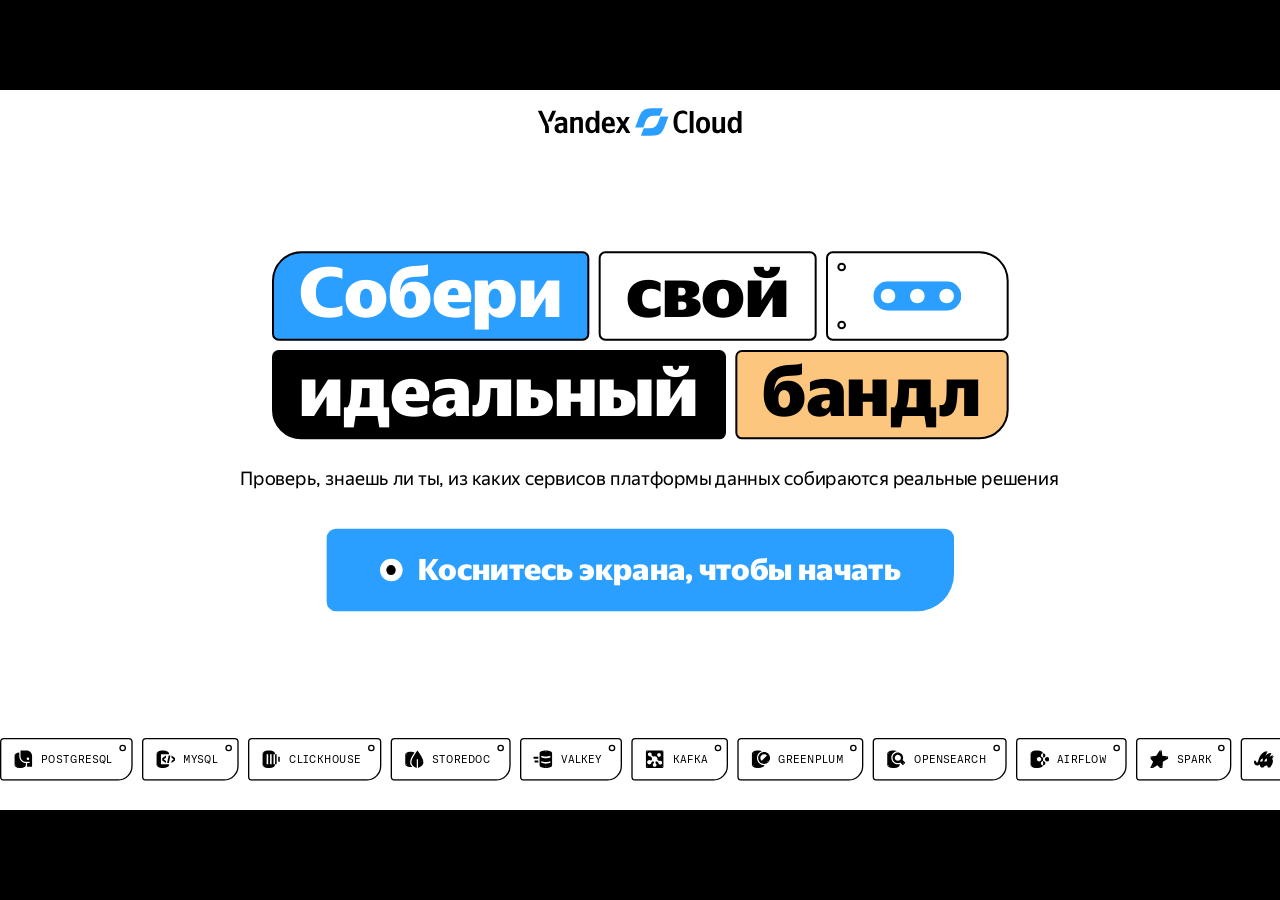
<file: index.html>
<!DOCTYPE html>
<html lang="ru">
<head>
<meta charset="UTF-8">
<meta name="viewport" content="width=device-width, initial-scale=1, user-scalable=no">
<title>Собери свой идеальный бандл — Yandex Cloud / Scale 2026</title>
<link rel="stylesheet" href="style.css">
</head>
<body>
<div id="stage">

  <!-- ЭКРАН 1: ATTRACT (синий, «ИТ-ландшафт») -->
  <section class="screen active" id="s-attract">
    <div class="topbar">
      <img class="logo" src="assets/logo/logo_full-colour_black.svg" alt="Yandex Cloud">
    </div>
    <div id="attract-inner">
      <div id="word-rig" class="cut"></div>
      <p class="sub cut d1">Проверь, знаешь ли ты, из каких сервисов платформы данных собираются реальные решения</p>
      <div id="cta-wrap" class="cut d2">
        <div id="tap-cta"><span class="term"></span>Коснитесь экрана, чтобы начать</div>
      </div>
    </div>
    <div id="tag-strip"><div class="row"></div></div>
  </section>

  <!-- ЭКРАН 2: ВЫБОР РЕЖИМА -->
  <section class="screen inner" id="s-mode">
    <div class="grid-bg"></div>
    <div class="topbar">
      <img class="logo" src="assets/logo/logo_full-colour_black.svg" alt="Yandex Cloud">
    </div>
    <h2 class="cut">Как будем собирать <span class="hl">бандл</span>?</h2>
    <p class="hint cut d1">Выбери формат. «Выбери готовое» короче и приносит монету для общего конкурса.</p>
    <div id="mode-cards" class="cut d1">
      <div class="detail primary" data-mode="build">
        <span class="screw s1"></span><span class="screw s2"></span>
        <h3>Собрать<br>самому</h3>
        <p>Перетаскивай сервисы в задачу и составь связку с нуля. Для тех, кто хочет проверить себя.</p>
        <div class="m-art" data-art="parts"></div>
      </div>
      <div class="detail" data-mode="ready">
        <div class="coin-badge"><span class="coin"></span>монета за конкурс</div>
        <span class="screw s1"></span><span class="screw s2"></span>
        <h3>Выбрать<br>из готового</h3>
        <p>Мы предложим несколько собранных бандлов — выбери тот, что лучше решает задачу.</p>
        <div class="m-art" data-art="rig"></div>
      </div>
    </div>
    <button class="btn secondary btn-back" data-go="s-attract">В начало</button>
  </section>

  <!-- ЭКРАН 3: ВЫБОР ЗАДАЧИ (общий для обеих веток) -->
  <section class="screen inner" id="s-tasks">
    <div class="grid-bg"></div>
    <div class="topbar">
      <img class="logo" src="assets/logo/logo_full-colour_black.svg" alt="Yandex Cloud">
    </div>
    <h2 class="cut">Выбери <span class="hl">бизнес-задачу</span></h2>
    <p class="hint cut d1" id="tasks-hint"></p>
    <div id="task-grid" class="cut d1"></div>
    <div id="task-actions" class="cut d2">
      <button class="btn secondary" id="task-random">Выбрать случайным образом</button>
    </div>
    <button class="btn secondary btn-back" data-go="s-mode">Назад</button>
  </section>

  <!-- ЭКРАН 4A: СБОРКА -->
  <section class="screen inner" id="s-build">
    <div class="grid-bg"></div>
    <div class="topbar">
      <img class="logo" src="assets/logo/logo_full-colour_black.svg" alt="Yandex Cloud">
      <div class="top-right"></div>
    </div>
    <div class="task-strip cut">
      <div class="ts-name"></div>
      <p class="ts-desc"></p>
    </div>
    <div id="chain" class="cut d1"></div>
    <div id="palette" class="cut d2"></div>
    <!-- панель описания сервиса (ТЗ, экран 4): по умолчанию — приглашение -->
    <div id="svc-info" class="cut d2 empty"></div>
    <div id="build-actions" class="cut d3">
      <button class="btn secondary" id="clear-btn">Очистить</button>
      <button class="btn" id="check-btn" disabled>Проверить связку</button>
    </div>
    <button class="btn secondary btn-back" data-go="s-tasks">К задачам</button>
  </section>

  <!-- ЭКРАН 4B: ГОТОВЫЕ БАНДЛЫ -->
  <section class="screen inner" id="s-ready">
    <div class="grid-bg"></div>
    <div class="topbar">
      <img class="logo" src="assets/logo/logo_full-colour_black.svg" alt="Yandex Cloud">
      <div class="top-right"></div>
    </div>
    <div class="task-strip cut">
      <div class="ts-name"></div>
      <p class="ts-desc"></p>
    </div>
    <div id="bundle-list" class="cut d1"></div>
    <div id="ready-actions" class="cut d2">
      <button class="btn" id="confirm-btn" disabled>Подтвердить выбор</button>
    </div>
    <button class="btn secondary btn-back" data-go="s-tasks">К задачам</button>
  </section>

  <!-- ЭКРАН 5: РЕЗУЛЬТАТ -->
  <section class="screen inner" id="s-result">
    <div class="grid-bg"></div>
    <div class="topbar">
      <img class="logo" src="assets/logo/logo_full-colour_black.svg" alt="Yandex Cloud">
    </div>
    <div id="result-title" class="cut"></div>
    <p id="result-sub" class="cut d1"></p>
    <div id="result-chain" class="cut d2"></div>
    <div id="result-coin"></div>
    <div id="result-actions" class="cut d3"></div>
  </section>

  <!-- таймер (переезжает в шапку активного игрового экрана) -->
  <div id="timer"><span class="t-num">01:00</span>
    <span class="t-rail"><span></span></span>
  </div>

  <!-- вердикт-панель (ошибка сборки: «Исправить») -->
  <div id="verdict-bar">
    <div class="vb-title"></div>
    <p class="vb-sub"></p>
    <div class="vb-ref"><div class="row"></div></div>
    <div class="vb-actions"></div>
  </div>

  <!-- призрак перетаскивания -->
  <div id="drag-ghost"></div>

</div>
<script src="app.js"></script>
</body>
</html>
</file>
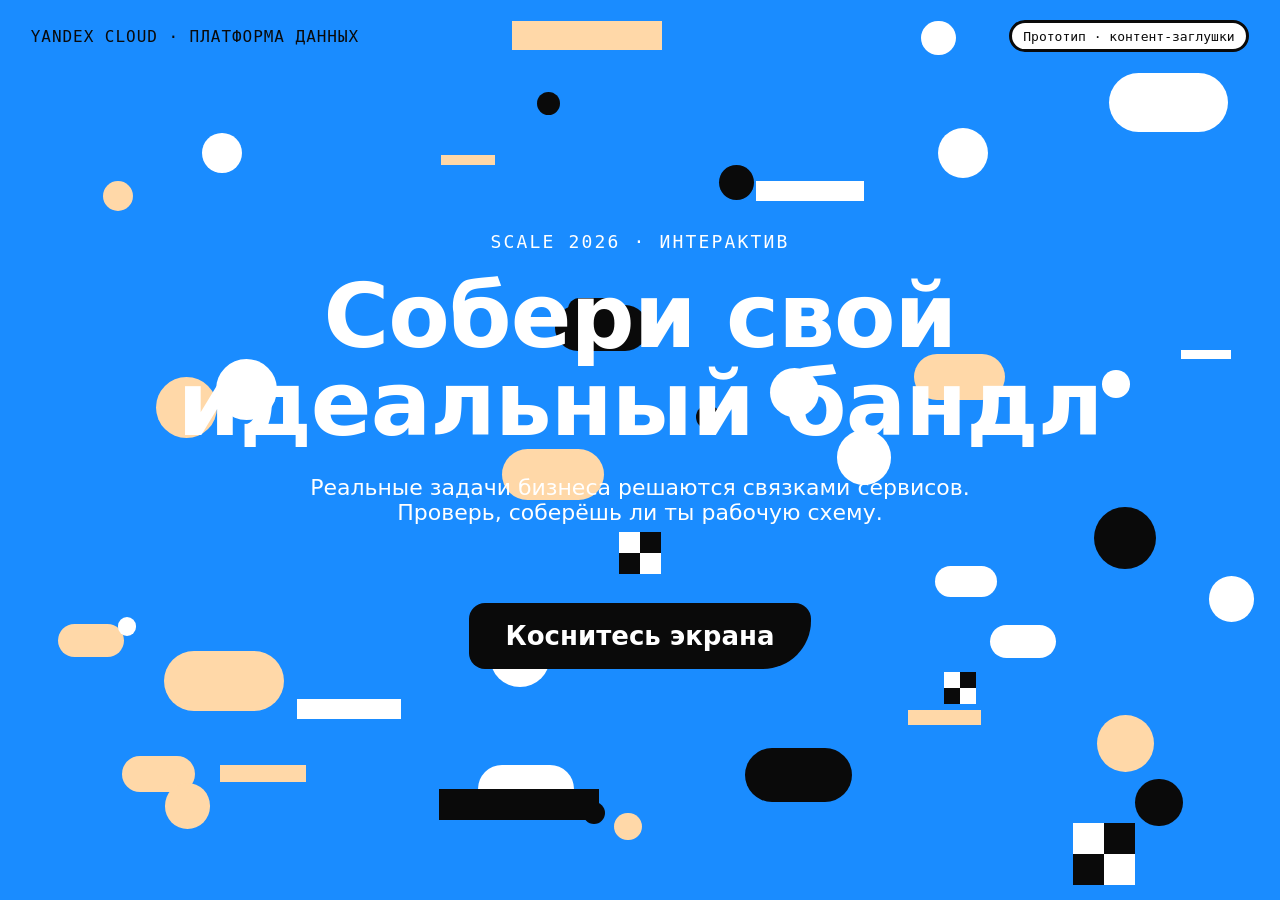
<file: reference/bundle-game-prototype.html>
<!DOCTYPE html>
<html lang="ru">
<head>
<meta charset="UTF-8">
<meta name="viewport" content="width=device-width, initial-scale=1">
<title>Собери свой идеальный бандл — прототип</title>
<style>
/* ============================================================
   ПАЛИТРА — TODO: заменить пипеткой из брендбука (слайд 3.2)
   Лампочка #BFFF00 — точная, из гайда (сигнальная лампочка)
   ============================================================ */
:root{
  --blue:  #1A8CFF;   /* TODO: точный синий YC */
  --black: #0A0A0A;
  --white: #FFFFFF;
  --beige: #FFD8A8;   /* TODO: точный бежевый YC */
  --lamp:  #BFFF00;   /* только лампочка, один раз на экран */
  --err:   #E5484D;   /* статус ошибки — TODO согласовать с брендом */

  --font-display: 'YS Display', system-ui, -apple-system, 'Segoe UI', Arial, sans-serif;
  --font-text:    'YS Text', system-ui, -apple-system, 'Segoe UI', Arial, sans-serif;
  --font-mono:    'CoFo Sans Semi-Mono', 'JetBrains Mono', ui-monospace, 'Cascadia Mono', Consolas, monospace;
}
/* Когда появятся файлы шрифтов — раскомментировать:
@font-face{font-family:'YS Display';src:url('fonts/YSDisplay-Black.woff2') format('woff2');font-weight:900;font-display:swap;}
@font-face{font-family:'YS Text';src:url('fonts/YSText-Regular.woff2') format('woff2');font-weight:400;font-display:swap;}
@font-face{font-family:'CoFo Sans Semi-Mono';src:url('fonts/CoFoSansSemiMono-Regular.woff2') format('woff2');font-weight:400;font-display:swap;}
*/

*{margin:0;padding:0;box-sizing:border-box;-webkit-tap-highlight-color:transparent;}
html,body{height:100%;}
body{
  font-family:var(--font-text);
  color:var(--black);
  background:var(--white);
  overflow:hidden;
  user-select:none;
  -webkit-user-select:none;
}
body.kiosk{cursor:none;}

/* ---------- экраны ---------- */
.screen{position:fixed;inset:0;display:none;flex-direction:column;}
.screen.active{display:flex;}

/* появление «резким катом с инерцией»: 2 шага, без fade */
@keyframes cutIn{
  0%{transform:translateY(26px);}
  50%{transform:translateY(-6px);}
  100%{transform:translateY(0);}
}
.screen.active .cut{animation:cutIn .18s steps(2,end) both;}
.screen.active .cut:nth-child(2){animation-delay:.05s;}
.screen.active .cut:nth-child(3){animation-delay:.1s;}

/* ---------- шапка ---------- */
header{
  position:fixed;top:0;left:0;right:0;z-index:5;
  display:flex;justify-content:space-between;align-items:center;
  padding:clamp(16px,1.6vw,34px) clamp(24px,2.4vw,52px);
  pointer-events:none;
}
header .brand{
  font-family:var(--font-mono);
  font-size:clamp(16px,1.1vw,26px);
  letter-spacing:.06em;text-transform:uppercase;
}
header .proto-tag{
  font-family:var(--font-mono);
  font-size:clamp(13px,.9vw,20px);
  padding:.4em .9em;border:3px solid var(--black);border-radius:999px;
  background:var(--white);
}
.on-blue header .brand{color:var(--white);}
.on-blue header .proto-tag{color:var(--white);border-color:var(--white);background:transparent;}

/* ---------- кнопки ---------- */
.btn{
  font-family:var(--font-display);font-weight:900;
  font-size:clamp(22px,1.6vw,36px);
  min-height:120px;min-width:220px;
  padding:0 clamp(36px,3vw,64px);
  border:4px solid var(--black);border-radius:16px 16px 48px 16px;
  background:var(--black);color:var(--white);
  cursor:pointer;display:inline-flex;align-items:center;justify-content:center;gap:.5em;
  touch-action:manipulation;
}
.btn.secondary{background:var(--white);color:var(--black);}
.btn:disabled{opacity:.25;pointer-events:none;}
.btn:active{transform:scale(.97);}

.back{
  position:fixed;left:clamp(24px,2.4vw,52px);bottom:clamp(24px,2.4vw,52px);z-index:6;
  min-height:96px;min-width:180px;font-size:clamp(20px,1.3vw,30px);
  border-radius:14px 14px 40px 14px;
}

/* ============================================================
   ЭКРАН 1 — ATTRACT (синий фон: ярче против бликов, видно издалека)
   ============================================================ */
#s-attract{background:var(--blue);color:var(--white);align-items:center;justify-content:center;text-align:center;cursor:pointer;}
#scatter{position:absolute;inset:0;overflow:hidden;}
.shp{position:absolute;animation:jit var(--spd,1.4s) steps(2,end) infinite;}
@keyframes jit{
  0%,100%{transform:translate(0,0);}
  50%{transform:translate(var(--dx,8px),var(--dy,8px));}
}
.shp.dot{border-radius:50%;}
.shp.bar{}
.shp.checker{
  background:
    linear-gradient(45deg,transparent 0,transparent 0),
    conic-gradient(var(--black) 25%,var(--white) 0 50%,var(--black) 0 75%,var(--white) 0);
}
.shp.capsule{border-radius:999px;}
#attract-inner{position:relative;z-index:2;max-width:82vw;}
#attract-inner .eyebrow{
  font-family:var(--font-mono);font-size:clamp(18px,1.3vw,30px);
  letter-spacing:.12em;text-transform:uppercase;margin-bottom:1.2em;
}
#attract-inner h1{
  font-family:var(--font-display);font-weight:900;
  font-size:clamp(58px,7vw,168px);line-height:.98;letter-spacing:-.01em;
}
#attract-inner p.sub{
  font-size:clamp(22px,1.7vw,42px);max-width:60ch;margin:1.2em auto 0;
}
#tap-cta{
  margin-top:3em;display:inline-flex;align-items:center;gap:.6em;
  font-family:var(--font-display);font-weight:900;
  font-size:clamp(26px,2vw,48px);
  background:var(--black);color:var(--white);
  padding:.7em 1.4em;border-radius:16px 16px 48px 16px;
  animation:pulse 1s steps(2,end) infinite;
}
@keyframes pulse{0%,100%{transform:scale(1);}50%{transform:scale(1.04);}}

/* ============================================================
   ОБЩЕЕ ДЛЯ ВНУТРЕННИХ ЭКРАНОВ (белый фон против бликов)
   ============================================================ */
.inner{background:var(--white);align-items:center;justify-content:center;padding:clamp(90px,8vh,140px) 4vw;}
.inner h2{
  font-family:var(--font-display);font-weight:900;
  font-size:clamp(40px,4.2vw,96px);line-height:1;text-align:center;
  margin-bottom:.35em;
}
.inner .hint{
  font-size:clamp(20px,1.5vw,36px);text-align:center;color:var(--black);
  margin-bottom:clamp(30px,3.4vh,60px);
}

/* карточка-«деталь» */
.detail{
  position:relative;background:var(--white);
  border:4px solid var(--black);
  border-radius:16px 16px 72px 16px;
  padding:clamp(28px,2.4vw,56px);
  cursor:pointer;touch-action:manipulation;
  text-align:left;
}
.detail:active{transform:scale(.98);}
.detail .hole{
  position:absolute;width:18px;height:18px;border-radius:50%;
  border:4px solid var(--black);background:var(--white);
}
.detail .hole.h1{top:14px;left:14px;}
.detail .hole.h2{top:14px;right:14px;}
.detail .hole.h3{bottom:14px;left:14px;}
.detail h3{
  font-family:var(--font-display);font-weight:900;
  font-size:clamp(28px,2.2vw,52px);line-height:1.05;margin-bottom:.4em;
}
.detail p{font-size:clamp(18px,1.3vw,30px);line-height:1.3;}
.detail .tag{
  display:inline-block;margin-top:1em;
  font-family:var(--font-mono);font-size:clamp(14px,1vw,22px);
  letter-spacing:.08em;text-transform:uppercase;
  padding:.35em .8em;border:3px solid var(--black);border-radius:999px;
}
.detail.accent{background:var(--beige);}
.detail.primary{background:var(--blue);border-color:var(--black);color:var(--white);}
.detail.primary .hole{border-color:var(--white);background:transparent;}
.detail.primary .tag{border-color:var(--white);}

.card-row{display:flex;gap:clamp(24px,2.4vw,56px);justify-content:center;flex-wrap:wrap;}
.card-row .detail{flex:0 1 clamp(340px,26vw,560px);min-height:clamp(220px,24vh,340px);}

/* ============================================================
   ЭКРАН СБОРКИ
   ============================================================ */
#s-build{justify-content:flex-start;padding-top:clamp(90px,9vh,150px);}
#task-strip{
  text-align:center;margin-bottom:clamp(10px,1.5vh,26px);
}
#task-strip .t-name{
  font-family:var(--font-display);font-weight:900;
  font-size:clamp(30px,2.6vw,60px);
}
#task-strip .t-desc{font-size:clamp(18px,1.3vw,30px);max-width:70ch;margin:.3em auto 0;}

/* цепочка: слот — линия — слот — … — лампочка */
#chain{
  position:relative;
  display:flex;align-items:center;justify-content:center;
  gap:0;margin:clamp(24px,4vh,64px) auto;
  min-height:clamp(170px,22vh,270px);
}
.slot{
  position:relative;
  width:clamp(190px,14vw,300px);height:clamp(140px,18vh,220px);
  border:4px dashed var(--black);border-radius:14px;
  display:flex;align-items:center;justify-content:center;
  background:var(--white);
}
.slot .role{
  position:absolute;bottom:-2.2em;left:0;right:0;text-align:center;
  font-family:var(--font-mono);font-size:clamp(13px,.95vw,22px);
  letter-spacing:.1em;text-transform:uppercase;color:var(--black);
}
.slot .corner{position:absolute;width:12px;height:12px;border-radius:50%;border:3px solid var(--black);}
.slot .corner.c1{top:8px;left:8px;} .slot .corner.c2{top:8px;right:8px;}
.slot .corner.c3{bottom:8px;left:8px;} .slot .corner.c4{bottom:8px;right:8px;}
.slot.filled{border-style:solid;}
.slot.bad{border-color:var(--err);animation:blink .5s steps(2,end) 3;}
@keyframes blink{50%{border-color:var(--black);}}
.slot .chip{
  width:88%;height:74%;
  background:var(--blue);color:var(--white);
  border-radius:10px 10px 32px 10px;
  display:flex;align-items:center;justify-content:center;text-align:center;
  font-family:var(--font-mono);font-size:clamp(16px,1.15vw,28px);
  letter-spacing:.05em;text-transform:uppercase;line-height:1.2;
  padding:0 .5em;position:relative;
  animation:snap .08s steps(2,end) both;
  cursor:pointer;
}
.slot.bad .chip{background:var(--err);}
@keyframes snap{0%{transform:scale(1.06);}100%{transform:scale(1);}}
.chip .dot{position:absolute;top:8px;left:8px;width:10px;height:10px;border-radius:50%;background:var(--white);}

.link{
  position:relative;width:clamp(44px,4vw,100px);height:6px;background:var(--black);
  flex:0 0 auto;
}
.link::before,.link::after{
  content:'';position:absolute;top:50%;width:16px;height:16px;border-radius:50%;
  background:var(--black);transform:translateY(-50%);
}
.link::before{left:-8px;} .link::after{right:-8px;}

.lamp{
  width:clamp(64px,5vw,100px);height:clamp(64px,5vw,100px);
  border-radius:50%;border:5px solid var(--black);background:var(--white);
  display:flex;align-items:center;justify-content:center;flex:0 0 auto;
  margin-left:0;
}
.lamp::after{content:'';width:26%;height:26%;border-radius:50%;background:var(--black);}
.lamp.on{background:var(--lamp);}

#pulse{
  position:absolute;top:50%;width:22px;height:22px;background:var(--black);
  transform:translate(-50%,-50%);display:none;z-index:3;
}

/* палитра сервисов */
#palette{
  display:flex;flex-wrap:wrap;gap:clamp(12px,1.1vw,24px);
  justify-content:center;max-width:92vw;margin:clamp(30px,4vh,60px) auto 0;
}
.tile{
  min-height:120px;min-width:clamp(200px,15vw,320px);
  border:3px solid var(--black);border-radius:12px 12px 32px 12px;
  background:var(--white);
  display:flex;align-items:center;justify-content:center;
  font-family:var(--font-mono);font-size:clamp(16px,1.15vw,28px);
  letter-spacing:.05em;text-transform:uppercase;
  padding:0 1em;cursor:grab;touch-action:none;position:relative;
}
.tile .dot{position:absolute;top:8px;left:8px;width:10px;height:10px;border-radius:50%;border:3px solid var(--black);}
.tile.used{opacity:.22;pointer-events:none;}
.tile.dragging{opacity:.35;}
#drag-ghost{
  position:fixed;z-index:50;pointer-events:none;display:none;
  border:3px solid var(--black);border-radius:12px 12px 32px 12px;
  background:var(--beige);
  font-family:var(--font-mono);text-transform:uppercase;letter-spacing:.05em;
  padding:1em 1.4em;font-size:clamp(16px,1.15vw,28px);
}

#build-actions{display:flex;justify-content:center;margin-top:clamp(24px,3.4vh,56px);}

/* ---------- вердикт ---------- */
#verdict{
  position:fixed;left:0;right:0;bottom:0;z-index:20;
  background:var(--white);border-top:6px solid var(--black);
  padding:clamp(30px,4vh,64px) 6vw calc(clamp(30px,4vh,64px));
  display:none;text-align:center;
}
#verdict.show{display:block;animation:cutIn .18s steps(2,end) both;}
#verdict .v-title{
  font-family:var(--font-display);font-weight:900;
  font-size:clamp(44px,4.6vw,110px);line-height:1;min-height:1.1em;
}
#verdict .v-title .w{visibility:hidden;display:inline-block;margin-right:.28em;}
#verdict .v-title .w.showw{visibility:visible;}
#verdict .v-sub{font-size:clamp(20px,1.5vw,36px);margin-top:.6em;}
#verdict .v-coin{
  display:none;align-items:center;justify-content:center;gap:.6em;
  font-family:var(--font-mono);text-transform:uppercase;letter-spacing:.06em;
  font-size:clamp(16px,1.15vw,26px);margin-top:1em;
}
#verdict .v-coin::before{
  content:'';width:1.4em;height:1.4em;border-radius:50%;
  background:var(--beige);border:3px solid var(--black);
}
#verdict .v-actions{display:flex;gap:clamp(16px,1.6vw,36px);justify-content:center;margin-top:clamp(24px,3vh,48px);}

/* ============================================================
   ГОТОВЫЕ БАНДЛЫ (ветка B)
   ============================================================ */
#bundle-list{display:flex;flex-direction:column;gap:clamp(18px,2.2vh,36px);width:min(1100px,88vw);}
#bundle-list .detail{border-radius:16px 16px 56px 16px;min-height:0;}
#bundle-list .chain-txt{
  font-family:var(--font-mono);font-size:clamp(18px,1.4vw,34px);
  letter-spacing:.04em;text-transform:uppercase;
}
#bundle-list p{margin-top:.5em;}

@media (prefers-reduced-motion: reduce){
  .shp,#tap-cta{animation:none;}
}
</style>
</head>
<body>

<header>
  <div class="brand">Yandex Cloud · Платформа данных</div>
  <div class="proto-tag">Прототип · контент-заглушки</div>
</header>

<!-- ЭКРАН 1: ATTRACT -->
<section class="screen active on-blue" id="s-attract">
  <div id="scatter"></div>
  <div id="attract-inner">
    <div class="eyebrow cut">Scale 2026 · Интерактив</div>
    <h1 class="cut">Собери свой<br>идеальный бандл</h1>
    <p class="sub cut">Реальные задачи бизнеса решаются связками сервисов.<br>Проверь, соберёшь ли ты рабочую схему.</p>
    <div id="tap-cta">Коснитесь экрана</div>
  </div>
</section>

<!-- ЭКРАН 2: ВЫБОР РЕЖИМА -->
<section class="screen inner" id="s-mode">
  <h2 class="cut">Как будем собирать?</h2>
  <p class="hint cut">Выберите режим</p>
  <div class="card-row cut">
    <div class="detail primary" data-mode="self">
      <span class="hole h1"></span><span class="hole h2"></span><span class="hole h3"></span>
      <h3>Собрать самому</h3>
      <p>Перетащите сервисы в схему и запустите проверку. Для тех, кто в теме.</p>
      <span class="tag">Drag &amp; drop</span>
    </div>
    <div class="detail" data-mode="ready">
      <span class="hole h1"></span><span class="hole h2"></span><span class="hole h3"></span>
      <h3>Выбрать готовый бандл</h3>
      <p>Три готовых варианта решения — выберите тот, что сработает лучше всего.</p>
      <span class="tag">Быстрый режим · монета</span>
    </div>
  </div>
</section>

<!-- ЭКРАН 3: ВЫБОР ЗАДАЧИ -->
<section class="screen inner" id="s-tasks">
  <h2 class="cut">Выберите задачу</h2>
  <p class="hint cut">Тексты задач — заглушки, заменим после ревью архитекторов</p>
  <div class="card-row cut" id="task-cards"></div>
  <button class="btn secondary back" data-go="s-mode">← Назад</button>
</section>

<!-- ЭКРАН 4: СБОРКА -->
<section class="screen inner" id="s-build">
  <div id="task-strip" class="cut">
    <div class="t-name"></div>
    <div class="t-desc"></div>
  </div>
  <div id="chain" class="cut"></div>
  <div id="palette" class="cut"></div>
  <div id="build-actions">
    <button class="btn" id="check-btn" disabled>Проверить</button>
  </div>
  <button class="btn secondary back" data-go="s-tasks">← Назад</button>
</section>

<!-- ЭКРАН 5: ГОТОВЫЕ БАНДЛЫ -->
<section class="screen inner" id="s-bundles">
  <h2 class="cut">Какая связка решит задачу лучше?</h2>
  <p class="hint cut" id="bundle-task-name"></p>
  <div id="bundle-list" class="cut"></div>
  <button class="btn secondary back" data-go="s-tasks">← Назад</button>
</section>

<!-- ВЕРДИКТ -->
<div id="verdict">
  <div class="v-title"></div>
  <div class="v-sub"></div>
  <div class="v-coin">Покажите этот экран на стойке — заберите монету</div>
  <div class="v-actions">
    <button class="btn secondary" id="v-again">Ещё задачу</button>
    <button class="btn" id="v-home">В начало</button>
  </div>
</div>

<div id="drag-ghost"></div>

<script>
/* ============================================================
   ДАННЫЕ — TODO: заменить на финальный контент от Яндекса
   ============================================================ */
const SERVICES = [
  {id:'pg',   name:'PostgreSQL'},
  {id:'my',   name:'MySQL'},
  {id:'ch',   name:'ClickHouse'},
  {id:'sd',   name:'StoreDoc'},
  {id:'vk',   name:'Valkey'},
  {id:'kafka',name:'Kafka'},
  {id:'gp',   name:'Greenplum'},
  {id:'os',   name:'OpenSearch'},
  {id:'af',   name:'Airflow'},
  {id:'sp',   name:'Spark'},
  {id:'yt',   name:'YTsaurus'},
  {id:'ydb',  name:'YDB'},
  {id:'dl',   name:'DataLens'}
];
const S = Object.fromEntries(SERVICES.map(s=>[s.id,s]));

const TASKS = [
  {
    id:'t1',
    name:'Продажи в реальном времени',
    desc:'Интернет-магазин хочет видеть выручку на дашборде с задержкой в секунды.',
    roles:['Поток','Аналитика','Дашборд'],
    ref:['kafka','ch','dl'],
    bundles:[
      {chain:['kafka','ch','dl'], grade:'best', note:'Классика реалтайм-аналитики.'},
      {chain:['kafka','ydb','dl'], grade:'ok',   note:'Заработает, но агрегаты считать будет тяжело.'},
      {chain:['pg','sp','os'],     grade:'miss', note:'Поиск тут ни при чём, а реалтайма не выйдет.'}
    ]
  },
  {
    id:'t2',
    name:'Ночная отчётность',
    desc:'Раз в сутки собрать данные из боевой базы и пересчитать витрины для отчётов.',
    roles:['База','Оркестратор','DWH','Дашборд'],
    ref:['pg','af','gp','dl'],
    bundles:[
      {chain:['pg','af','gp','dl'], grade:'best', note:'Оркестратор по расписанию гоняет данные в хранилище.'},
      {chain:['pg','sp','ch','dl'], grade:'ok',   note:'Рабочий вариант, но без планировщика придётся туго.'},
      {chain:['kafka','vk','dl'],   grade:'miss', note:'Кэш — не хранилище отчётов.'}
    ]
  },
  {
    id:'t3',
    name:'Поиск и логи маркетплейса',
    desc:'Полнотекстовый поиск по товарам и анализ логов приложений в одном контуре.',
    roles:['Поток','Поиск','Дашборд'],
    ref:['kafka','os','dl'],
    bundles:[
      {chain:['kafka','os','dl'],      grade:'best', note:'Логи текут потоком прямо в поисковый индекс.'},
      {chain:['kafka','sp','os','dl'], grade:'ok',   note:'Сработает, но Spark здесь лишнее звено.'},
      {chain:['my','gp','dl'],         grade:'miss', note:'Полнотекстового поиска здесь не будет.'}
    ]
  }
];

/* ============================================================
   НАВИГАЦИЯ
   ============================================================ */
const $ = sel => document.querySelector(sel);
const $$ = sel => [...document.querySelectorAll(sel)];
let state = {mode:null, task:null, slots:[], locked:false};

function go(id){
  hideVerdict();
  $$('.screen').forEach(s=>s.classList.remove('active'));
  $('#'+id).classList.add('active');
  document.body.classList.toggle('is-blue', id==='s-attract');
  // перезапуск катов
  $$('#'+id+' .cut').forEach(el=>{el.style.animation='none';void el.offsetWidth;el.style.animation='';});
}
$$('[data-go]').forEach(b=>b.addEventListener('click',()=>go(b.dataset.go)));

/* ============================================================
   ATTRACT: россыпь деталей (3-й уровень графики)
   ============================================================ */
(function scatter(){
  const box = $('#scatter');
  const colors = ['var(--black)','var(--white)','var(--beige)'];
  const N = 46;
  for(let i=0;i<N;i++){
    const el=document.createElement('div');
    el.className='shp';
    const t=Math.random();
    const c=colors[Math.floor(Math.random()*colors.length)];
    const sz=18+Math.random()*46;
    if(t<0.4){el.classList.add('dot');el.style.width=el.style.height=sz+'px';el.style.background=c;}
    else if(t<0.65){el.classList.add('bar');el.style.width=(sz*2.6)+'px';el.style.height=(sz*0.5)+'px';el.style.background=c;}
    else if(t<0.85){el.classList.add('capsule');el.style.width=(sz*2)+'px';el.style.height=sz+'px';el.style.background=c;}
    else{el.classList.add('checker');el.style.width=el.style.height=(sz*1.4)+'px';}
    el.style.left=(Math.random()*96)+'vw';
    el.style.top=(Math.random()*96)+'vh';
    const step=8+Math.random()*10;
    el.style.setProperty('--dx',(Math.random()<.5?-1:1)*step+'px');
    el.style.setProperty('--dy',(Math.random()<.5?-1:1)*step+'px');
    el.style.setProperty('--spd',(1+Math.random()*1.6)+'s');
    box.appendChild(el);
  }
})();
$('#s-attract').addEventListener('click',()=>go('s-mode'));

/* ============================================================
   ВЫБОР РЕЖИМА И ЗАДАЧИ
   ============================================================ */
$$('#s-mode .detail').forEach(card=>{
  card.addEventListener('click',()=>{
    state.mode = card.dataset.mode;
    renderTasks();
    go('s-tasks');
  });
});

function renderTasks(){
  const box=$('#task-cards'); box.innerHTML='';
  TASKS.forEach(t=>{
    const d=document.createElement('div');
    d.className='detail';
    d.innerHTML=`<span class="hole h1"></span><span class="hole h2"></span><span class="hole h3"></span>
      <h3>${t.name}</h3><p>${t.desc}</p>
      <span class="tag">${t.ref.length} сервиса в связке</span>`;
    d.addEventListener('click',()=>{
      state.task=t;
      if(state.mode==='ready'){renderBundles();go('s-bundles');}
      else{renderBuild();go('s-build');}
    });
    box.appendChild(d);
  });
}

/* ============================================================
   ЭКРАН СБОРКИ
   ============================================================ */
function renderBuild(){
  const t=state.task;
  state.slots=new Array(t.ref.length).fill(null);
  state.locked=false;
  $('#s-build .t-name').textContent=t.name;
  $('#s-build .t-desc').textContent=t.desc;

  const chain=$('#chain'); chain.innerHTML='';
  t.ref.forEach((_,i)=>{
    const slot=document.createElement('div');
    slot.className='slot'; slot.dataset.idx=i;
    slot.innerHTML=`<span class="corner c1"></span><span class="corner c2"></span>
      <span class="corner c3"></span><span class="corner c4"></span>
      <span class="role">${t.roles[i]||''}</span>`;
    slot.addEventListener('click',()=>{ if(!state.locked) unplace(i); });
    chain.appendChild(slot);
    const link=document.createElement('div'); link.className='link'; chain.appendChild(link);
  });
  const lamp=document.createElement('div'); lamp.className='lamp'; lamp.id='lamp'; chain.appendChild(lamp);
  const pulse=document.createElement('div'); pulse.id='pulse'; chain.appendChild(pulse);

  const pal=$('#palette'); pal.innerHTML='';
  SERVICES.forEach(s=>{
    const tile=document.createElement('div');
    tile.className='tile'; tile.dataset.sid=s.id;
    tile.innerHTML=`<span class="dot"></span>${s.name}`;
    attachTile(tile);
    pal.appendChild(tile);
  });
  updateCheck();
}

function place(sid, idx){
  if(state.slots[idx]) unplace(idx);
  state.slots[idx]=sid;
  const slot=$$('#chain .slot')[idx];
  slot.classList.add('filled');
  const chip=document.createElement('div');
  chip.className='chip'; chip.innerHTML=`<span class="dot"></span>${S[sid].name}`;
  slot.appendChild(chip);
  const tile=$(`.tile[data-sid="${sid}"]`); if(tile) tile.classList.add('used');
  updateCheck();
}
function unplace(idx){
  const sid=state.slots[idx]; if(!sid) return;
  state.slots[idx]=null;
  const slot=$$('#chain .slot')[idx];
  slot.classList.remove('filled','bad');
  const chip=slot.querySelector('.chip'); if(chip) chip.remove();
  const tile=$(`.tile[data-sid="${sid}"]`); if(tile) tile.classList.remove('used');
  updateCheck();
}
function firstEmpty(){ return state.slots.findIndex(v=>!v); }
function updateCheck(){ $('#check-btn').disabled = state.slots.some(v=>!v) || state.locked; }

/* тап = в первый свободный слот; драг = в конкретный слот */
function attachTile(tile){
  let startX=0,startY=0,dragging=false,pid=null;
  const ghost=$('#drag-ghost');

  tile.addEventListener('pointerdown',e=>{
    if(state.locked||tile.classList.contains('used'))return;
    pid=e.pointerId; startX=e.clientX; startY=e.clientY; dragging=false;
    tile.setPointerCapture(pid);
  });
  tile.addEventListener('pointermove',e=>{
    if(pid===null)return;
    if(!dragging && Math.hypot(e.clientX-startX,e.clientY-startY)>10){
      dragging=true;
      tile.classList.add('dragging');
      ghost.textContent=S[tile.dataset.sid].name;
      ghost.style.display='block';
    }
    if(dragging){
      ghost.style.left=e.clientX+'px';
      ghost.style.top=e.clientY+'px';
      ghost.style.transform='translate(-50%,-50%)';
    }
  });
  tile.addEventListener('pointerup',e=>{
    if(pid===null)return;
    const sid=tile.dataset.sid;
    if(dragging){
      ghost.style.display='none';
      tile.classList.remove('dragging');
      const target=document.elementFromPoint(e.clientX,e.clientY);
      const slot=target && target.closest('.slot');
      if(slot) place(sid, +slot.dataset.idx);
    }else{
      const idx=firstEmpty();
      if(idx>-1) place(sid, idx);
    }
    pid=null; dragging=false;
  });
  tile.addEventListener('pointercancel',()=>{
    ghost.style.display='none'; tile.classList.remove('dragging'); pid=null; dragging=false;
  });
}

/* ============================================================
   ПРОВЕРКА: сигнал бежит по цепочке (лоу-фпс, дискретные шаги)
   TODO: проверяем НАБОР без порядка — уточнить у Яндекса
   ============================================================ */
$('#check-btn').addEventListener('click',()=>{
  if(state.locked)return;
  state.locked=true; updateCheck();
  const refSet=new Set(state.task.ref);
  const wrongIdx=state.slots.map((sid,i)=>refSet.has(sid)?-1:i).filter(i=>i>-1);
  runSignal(wrongIdx);
});

function centerX(el, within){
  const a=el.getBoundingClientRect(), b=within.getBoundingClientRect();
  return a.left - b.left + a.width/2;
}
function runSignal(wrongIdx){
  const chain=$('#chain'), pulse=$('#pulse'), lamp=$('#lamp');
  const slots=$$('#chain .slot');
  const startX=centerX(slots[0],chain);
  const okEnd=centerX(lamp,chain);
  const failEnd=wrongIdx.length?centerX(slots[Math.min(...wrongIdx)],chain):okEnd;
  const endX=wrongIdx.length?failEnd:okEnd;
  let x=startX;
  pulse.style.display='block';
  pulse.style.left=x+'px';
  const stepPx=Math.max(18,(okEnd-startX)/26);
  const iv=setInterval(()=>{
    x+=stepPx;                       /* ~12 fps, рублеными шагами */
    if(x>=endX){
      x=endX; pulse.style.left=x+'px';
      clearInterval(iv);
      finishSignal(wrongIdx);
      return;
    }
    pulse.style.left=x+'px';
  },1000/12);
}
function finishSignal(wrongIdx){
  const pulse=$('#pulse'), lamp=$('#lamp');
  if(wrongIdx.length){
    wrongIdx.forEach(i=>$$('#chain .slot')[i].classList.add('bad'));
    showVerdict({
      title:'Почти!',
      sub:'Сигнал застрял: лишние детали подсвечены. Попробуйте заменить их.',
      coin:false, retry:true
    });
  }else{
    setTimeout(()=>{
      pulse.style.display='none';
      lamp.classList.add('on');       /* лампочка #BFFF00 — один раз */
      showVerdict({
        title:'В точку!',
        sub:'Схема заработала. Именно так эта задача решается в Yandex Cloud.',
        coin:true, retry:false
      });
    },120);
  }
}

/* ============================================================
   ВЕТКА B: ГОТОВЫЕ БАНДЛЫ
   ============================================================ */
function renderBundles(){
  const t=state.task;
  $('#bundle-task-name').textContent=t.name+' — '+t.desc;
  const box=$('#bundle-list'); box.innerHTML='';
  t.bundles.forEach(b=>{
    const d=document.createElement('div');
    d.className='detail';
    d.innerHTML=`<span class="hole h1"></span><span class="hole h2"></span>
      <div class="chain-txt">${b.chain.map(id=>S[id].name).join(' → ')}</div>
      <p>${b.note}</p>`;
    d.addEventListener('click',()=>{
      const map={
        best:{title:'В точку!', sub:'Это эталонная связка для задачи.', coin:true},
        ok:  {title:'Сойдёт',   sub:'Рабочий вариант — но есть связка точнее. '+refText(), coin:true},
        miss:{title:'Мимо',     sub:'Эта связка задачу не решит. Эталон: '+refText(), coin:true}
      };
      showVerdict({...map[b.grade], retry:false});
    });
    box.appendChild(d);
  });
}
function refText(){ return state.task.ref.map(id=>S[id].name).join(' → ')+'.'; }

/* ============================================================
   ВЕРДИКТ (заголовок появляется пословно, катами)
   ============================================================ */
function showVerdict({title,sub,coin,retry}){
  const v=$('#verdict');
  const tEl=v.querySelector('.v-title');
  tEl.innerHTML=title.split(' ').map(w=>`<span class="w">${w}</span>`).join('');
  v.querySelector('.v-sub').textContent=sub;
  v.querySelector('.v-coin').style.display=coin?'flex':'none';
  $('#v-again').textContent = retry ? 'Исправить' : 'Ещё задачу';
  $('#v-again').onclick = ()=>{
    if(retry){ state.locked=false; resetSignal(); hideVerdict(); updateCheck(); }
    else { hideVerdict(); renderTasks(); go('s-tasks'); }
  };
  v.classList.add('show');
  tEl.querySelectorAll('.w').forEach((w,i)=>{
    setTimeout(()=>w.classList.add('showw'), 140+i*160);
  });
}
function resetSignal(){
  const p=$('#pulse'); if(p) p.style.display='none';
  $$('#chain .slot.bad').forEach(s=>s.classList.remove('bad'));
}
function hideVerdict(){ $('#verdict').classList.remove('show'); }
$('#v-home').addEventListener('click',()=>{ hideVerdict(); go('s-attract'); });

/* киоск-режим: ?kiosk скрывает курсор */
if(location.search.includes('kiosk')) document.body.classList.add('kiosk');
</script>
</body>
</html>
</file>
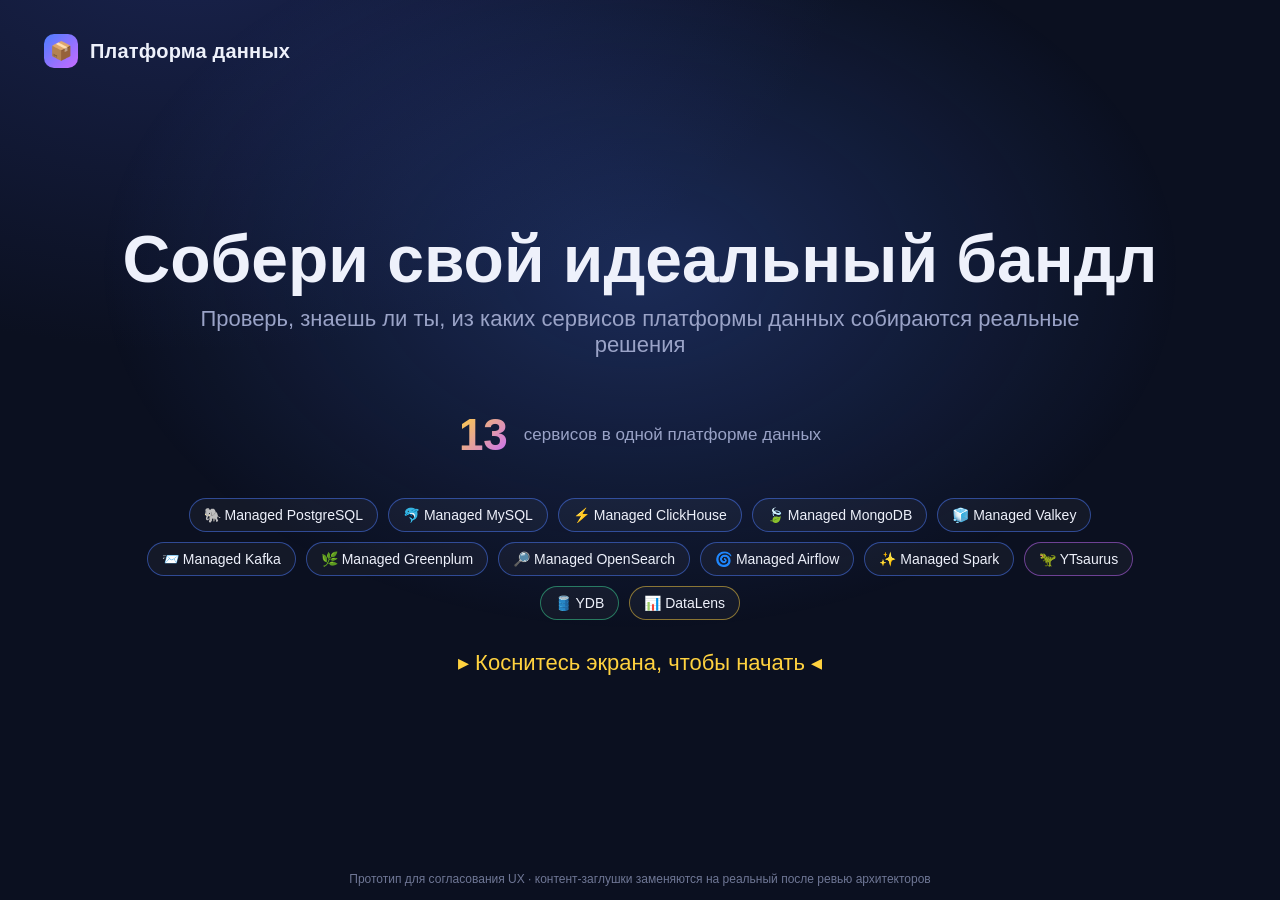
<file: reference/slop-prototype.html>
<!DOCTYPE html>
<html lang="ru">
<head>
<meta charset="UTF-8">
<meta name="viewport" content="width=device-width, initial-scale=1.0, user-scalable=no">
<title>Собери свой идеальный бандл — прототип</title>
<style>
  :root{
    --bg:#0b1020; --bg2:#131a33; --card:#1b2444; --card2:#222c52;
    --line:#2c375f; --txt:#eef1fb; --mut:#9aa3c7; --acc:#ffd23f; --acc2:#4c7dff;
    --ok:#3ddc97; --bad:#ff5c73; --radius:20px;
    --mdb:#4c7dff; --yt:#c86bff; --ydb:#3ddc97; --bi:#ffd23f;
  }
  *{box-sizing:border-box; -webkit-tap-highlight-color:transparent;}
  html,body{margin:0;height:100%;}
  body{
    font-family:-apple-system,"Segoe UI",Roboto,Inter,Arial,sans-serif;
    background:radial-gradient(1200px 800px at 15% -10%,#1a2450 0%,var(--bg) 55%);
    color:var(--txt); overflow:hidden; user-select:none;
  }
  #app{position:fixed;inset:0;}
  .screen{position:absolute;inset:0;display:none;flex-direction:column;padding:34px 44px;animation:fade .35s ease;}
  .screen.active{display:flex;}
  @keyframes fade{from{opacity:0;transform:translateY(8px)}to{opacity:1;transform:none}}

  /* top bar */
  .topbar{display:flex;align-items:center;justify-content:space-between;margin-bottom:18px;}
  .brand{display:flex;align-items:center;gap:12px;font-weight:700;font-size:20px;letter-spacing:.2px;}
  .brand .dot{width:34px;height:34px;border-radius:10px;background:linear-gradient(135deg,var(--acc2),var(--yt));display:grid;place-items:center;font-size:18px;}
  .topright{display:flex;gap:14px;align-items:center;}
  .proto{font-size:12px;color:var(--mut);border:1px dashed var(--line);padding:6px 10px;border-radius:999px;}
  .btn-ghost{background:transparent;border:1px solid var(--line);color:var(--mut);padding:9px 16px;border-radius:999px;font-size:14px;cursor:pointer;}
  .btn-ghost:hover{color:var(--txt);border-color:var(--acc2);}

  h1{font-size:44px;margin:0 0 10px;line-height:1.08;}
  h2{font-size:30px;margin:0 0 6px;}
  .sub{color:var(--mut);font-size:18px;margin:0 0 22px;max-width:900px;}

  .center{flex:1;display:flex;flex-direction:column;justify-content:center;}
  .row{display:flex;gap:22px;}
  .grow{flex:1;}

  /* buttons big */
  .cta-wrap{display:flex;gap:26px;margin:26px 0 30px;flex-wrap:wrap;}
  .cta{position:relative;flex:1;min-width:340px;background:linear-gradient(160deg,var(--card2),var(--card));border:1px solid var(--line);
    border-radius:var(--radius);padding:30px 30px 28px;cursor:pointer;transition:.18s;overflow:hidden;}
  .cta:hover{transform:translateY(-4px);border-color:var(--acc2);box-shadow:0 18px 50px rgba(76,125,255,.25);}
  .cta h3{font-size:28px;margin:12px 0 8px;}
  .cta p{color:var(--mut);font-size:16px;margin:0;min-height:44px;}
  .cta .ico{font-size:40px;}
  .badge-coin{position:absolute;top:18px;right:18px;background:var(--acc);color:#241c00;font-weight:700;font-size:13px;
    padding:7px 12px;border-radius:999px;display:flex;align-items:center;gap:6px;}
  .cta.pro .ico{filter:grayscale(.1);}

  /* tag cloud */
  .cloud{display:flex;flex-wrap:wrap;gap:10px;max-width:1000px;}
  .tag{font-size:14px;color:var(--txt);background:rgba(255,255,255,.04);border:1px solid var(--line);padding:8px 14px;border-radius:999px;}
  .tag.mdb{border-color:rgba(76,125,255,.5);} .tag.yt{border-color:rgba(200,107,255,.5);}
  .tag.ydb{border-color:rgba(61,220,151,.5);} .tag.bi{border-color:rgba(255,210,63,.5);}
  .cloud-title{color:var(--mut);font-size:14px;margin:26px 0 12px;text-transform:uppercase;letter-spacing:1px;}

  /* task cards */
  .cards{display:grid;grid-template-columns:repeat(3,1fr);gap:20px;}
  .cards.two{grid-template-columns:repeat(2,1fr);}
  #build-task-cards,#ready-task-cards{flex:1;min-height:0;overflow:auto;align-content:start;padding-bottom:4px;}
  .card{background:var(--card);border:1px solid var(--line);border-radius:var(--radius);padding:24px;cursor:pointer;transition:.16s;display:flex;flex-direction:column;}
  .card:hover{transform:translateY(-4px);border-color:var(--acc2);}
  .card .tasktype{font-size:12px;color:var(--acc2);text-transform:uppercase;letter-spacing:1px;margin-bottom:10px;}
  .card h3{font-size:22px;margin:0 0 10px;}
  .card p{color:var(--mut);font-size:15px;margin:0;flex:1;}
  .card .go{margin-top:16px;color:var(--acc);font-weight:600;font-size:15px;}

  /* timer */
  .timerbar{height:8px;border-radius:999px;background:rgba(255,255,255,.08);overflow:hidden;margin-top:6px;width:220px;}
  .timerbar > span{display:block;height:100%;background:linear-gradient(90deg,var(--ok),var(--acc));transition:width 1s linear;}
  .timerwrap{display:flex;flex-direction:column;align-items:flex-end;gap:2px;}
  .timerwrap .t{font-variant-numeric:tabular-nums;font-weight:700;font-size:20px;}
  .timerwrap.warn .t{color:var(--bad);}

  /* build screen */
  .buildhead{display:flex;justify-content:space-between;align-items:flex-start;gap:20px;margin-bottom:16px;}
  .taskdesc{max-width:760px;}
  .slots{display:flex;gap:18px;justify-content:center;flex-wrap:wrap;margin:10px 0 8px;}
  .slot{width:170px;height:150px;border-radius:18px;border:2px dashed var(--line);background:rgba(255,255,255,.02);
    display:flex;flex-direction:column;align-items:center;justify-content:center;gap:8px;color:var(--mut);font-size:14px;transition:.15s;position:relative;}
  .slot.over{border-color:var(--acc);background:rgba(255,210,63,.08);}
  .slot.filled{border-style:solid;color:var(--txt);cursor:pointer;}
  .slot.correct{border-color:var(--ok);background:rgba(61,220,151,.12);}
  .slot.wrong{border-color:var(--bad);background:rgba(255,92,115,.12);}
  .slot .num{position:absolute;top:8px;left:12px;font-size:12px;color:var(--mut);}

  .palette-title{color:var(--mut);font-size:13px;text-transform:uppercase;letter-spacing:1px;margin:22px 0 12px;}
  .palette{display:flex;flex-wrap:wrap;gap:14px;justify-content:center;}

  .service{width:150px;padding:16px 12px;border-radius:16px;background:var(--card);border:1px solid var(--line);
    display:flex;flex-direction:column;align-items:center;gap:8px;cursor:grab;transition:.14s;touch-action:none;text-align:center;}
  .service:hover{transform:translateY(-3px);border-color:var(--acc2);}
  .service.used{opacity:.28;pointer-events:none;}
  .service .sico{width:44px;height:44px;border-radius:12px;display:grid;place-items:center;font-size:22px;color:#fff;}
  .service .sname{font-size:13px;line-height:1.2;font-weight:600;}
  .service .scat{font-size:11px;color:var(--mut);line-height:1.25;}
  .grp-mdb{background:linear-gradient(135deg,#4c7dff,#3a5bd0);}
  .grp-yt{background:linear-gradient(135deg,#c86bff,#9b46d6);}
  .grp-ydb{background:linear-gradient(135deg,#3ddc97,#2bb27a);}
  .grp-bi{background:linear-gradient(135deg,#ffd23f,#e0a800);color:#241c00;}

  .service.sel{border-color:var(--acc);box-shadow:0 0 0 2px rgba(255,210,63,.35) inset;}
  .svc-info{display:flex;align-items:center;gap:14px;justify-content:center;min-height:56px;margin-top:16px;padding:12px 24px;
    border-radius:14px;background:rgba(255,255,255,.03);border:1px solid var(--line);color:var(--mut);font-size:16px;text-align:center;}
  .svc-info.filled{color:var(--txt);}
  .svc-info .si-ico{width:36px;height:36px;border-radius:10px;display:grid;place-items:center;font-size:18px;color:#fff;flex:0 0 auto;}
  .service.mini{width:auto;flex-direction:row;padding:8px 12px;}
  .service.mini .sico{width:30px;height:30px;font-size:15px;border-radius:9px;}
  .service.mini .scat{display:none;}

  /* drag ghost */
  #ghost{position:fixed;z-index:999;pointer-events:none;transform:translate(-50%,-50%) scale(1.05);opacity:.95;display:none;filter:drop-shadow(0 12px 24px rgba(0,0,0,.5));}

  .actionbar{display:flex;justify-content:center;gap:16px;margin-top:auto;padding-top:22px;}
  .btn{border:none;border-radius:999px;padding:16px 40px;font-size:19px;font-weight:700;cursor:pointer;transition:.15s;}
  .btn-primary{background:var(--acc);color:#241c00;}
  .btn-primary:hover{transform:translateY(-2px);box-shadow:0 10px 30px rgba(255,210,63,.35);}
  .btn-primary:disabled{opacity:.4;cursor:not-allowed;transform:none;box-shadow:none;}
  .btn-sec{background:var(--card2);color:var(--txt);border:1px solid var(--line);}

  /* bundles (ready mode) */
  .ready-layout{display:grid;grid-template-columns:1.15fr 1fr;gap:26px;flex:1;min-height:0;}
  .bundle-list{display:flex;flex-direction:column;gap:14px;overflow:auto;padding-right:6px;}
  .bundle{background:var(--card);border:1px solid var(--line);border-radius:16px;padding:16px 18px;cursor:pointer;transition:.15s;}
  .bundle:hover{border-color:var(--acc2);}
  .bundle.sel{border-color:var(--acc);background:rgba(255,210,63,.07);box-shadow:0 0 0 2px rgba(255,210,63,.25) inset;}
  .bundle .bname{font-size:18px;font-weight:700;margin-bottom:10px;display:flex;align-items:center;gap:8px;}
  .bundle .chips{display:flex;flex-wrap:wrap;gap:8px;}
  .detail{background:var(--card);border:1px solid var(--line);border-radius:16px;padding:24px;display:flex;flex-direction:column;}
  .detail .empty{margin:auto;color:var(--mut);text-align:center;font-size:16px;}
  .detail h3{font-size:24px;margin:0 0 6px;}
  .detail .chips{margin:14px 0 18px;}
  .detail p{color:var(--mut);font-size:16px;line-height:1.5;}

  /* result */
  .result{flex:1;display:flex;flex-direction:column;align-items:center;justify-content:center;text-align:center;}
  .result .emoji{font-size:96px;margin-bottom:10px;animation:pop .4s ease;}
  @keyframes pop{from{transform:scale(.5);opacity:0}to{transform:scale(1);opacity:1}}
  .result h1{font-size:52px;margin:0 0 12px;}
  .result h1.ok{color:var(--ok);} .result h1.bad{color:var(--acc);}
  .result .msg{color:var(--mut);font-size:20px;max-width:720px;margin:0 0 22px;}
  .answer-box{background:var(--card);border:1px solid var(--line);border-radius:16px;padding:20px 26px;margin:6px 0 24px;}
  .answer-box .lbl{color:var(--mut);font-size:13px;text-transform:uppercase;letter-spacing:1px;margin-bottom:12px;}
  .coin-callout{background:linear-gradient(135deg,rgba(255,210,63,.16),rgba(255,210,63,.05));border:1px solid var(--acc);
    border-radius:18px;padding:22px 30px;margin:6px 0 24px;max-width:640px;}
  .coin-callout .big{font-size:22px;font-weight:700;color:var(--acc);display:flex;align-items:center;justify-content:center;gap:10px;}
  .coin-callout p{color:var(--txt);margin:8px 0 0;font-size:16px;}

  /* attract */
  #screen-attract{align-items:center;justify-content:center;text-align:center;cursor:pointer;
    background:radial-gradient(900px 600px at 50% 30%,rgba(76,125,255,.25),transparent 60%);}
  #screen-attract h1{font-size:66px;max-width:1100px;}
  .pulse{margin-top:30px;font-size:22px;color:var(--acc);animation:pulse 1.6s infinite;}
  @keyframes pulse{0%,100%{opacity:.4}50%{opacity:1}}
  .attract-cloud{margin-top:34px;max-width:1000px;justify-content:center;}
  .fact-rotator{margin-top:26px;height:58px;display:flex;align-items:center;justify-content:center;gap:16px;transition:opacity .4s ease;}
  .fact-rotator .fr-num{font-size:44px;font-weight:800;background:linear-gradient(135deg,var(--acc),var(--yt));-webkit-background-clip:text;background-clip:text;-webkit-text-fill-color:transparent;line-height:1;}
  .fact-rotator .fr-lbl{font-size:17px;color:var(--mut);max-width:380px;text-align:left;}

  .hint-note{position:fixed;bottom:14px;left:0;right:0;text-align:center;color:var(--mut);font-size:12px;opacity:.7;}
</style>
</head>
<body>
<div id="app">

  <!-- ============ S0: ATTRACT ============ -->
  <section id="screen-attract" class="screen active" onclick="go('start')">
    <div class="brand" style="position:absolute;top:34px;left:44px;"><div class="dot">📦</div>Платформа данных</div>
    <h1>Собери свой идеальный бандл</h1>
    <p class="sub" style="text-align:center;font-size:22px;">Проверь, знаешь ли ты, из каких сервисов платформы данных собираются реальные решения</p>
    <!-- Факт-ротатор — заглушки, подставить реальные цифры платформы -->
    <div class="fact-rotator" id="fact-rotator"><span class="fr-num"></span><span class="fr-lbl"></span></div>
    <div class="cloud attract-cloud" id="attract-cloud"></div>
    <div class="pulse">▸ Коснитесь экрана, чтобы начать ◂</div>
  </section>

  <!-- ============ S1: START / MODE ============ -->
  <section id="screen-start" class="screen">
    <div class="topbar">
      <div class="brand"><div class="dot">📦</div>Платформа данных</div>
      <div class="topright"><span class="proto">ПРОТОТИП · кликабельный</span><button class="btn-ghost" onclick="reset()">✕ В начало</button></div>
    </div>
    <div class="center">
      <h1>Как будем собирать бандл?</h1>
      <p class="sub">Выбери формат. «Выбери готовое» короче и приносит монету для общего конкурса.</p>
      <div class="cta-wrap">
        <div class="cta pro" onclick="go('build-tasks')">
          <div class="ico">🧩</div>
          <h3>Собрать самому</h3>
          <p>Перетаскивай сервисы в задачу и составь связку с нуля. Для тех, кто хочет проверить себя.</p>
        </div>
        <div class="cta" onclick="go('ready-tasks')">
          <div class="badge-coin">🪙 монета за конкурс</div>
          <div class="ico">✅</div>
          <h3>Выбрать из готового</h3>
          <p>Мы предложим несколько собранных бандлов — выбери тот, что лучше решает задачу.</p>
        </div>
      </div>
    </div>
  </section>

  <!-- ============ S2A: BUILD — CHOOSE TASK ============ -->
  <section id="screen-build-tasks" class="screen">
    <div class="topbar">
      <div class="brand"><div class="dot">🧩</div>Собрать самому</div>
      <div class="topright"><span class="proto">ПРОТОТИП</span><button class="btn-ghost" onclick="go('start')">← Назад</button></div>
    </div>
    <h1>Выбери бизнес-задачу</h1>
    <p class="sub">Каждую задачу нужно решить, собрав связку сервисов платформы данных.</p>
    <div class="cards" id="build-task-cards"></div>
    <div class="actionbar" style="margin-top:24px;">
      <button class="btn btn-sec" onclick="randomBuild()">🎲 Выбрать случайным образом</button>
    </div>
  </section>

  <!-- ============ S3A: BUILD ============ -->
  <section id="screen-build" class="screen">
    <div class="topbar">
      <div class="brand"><div class="dot">🧩</div>Собрать самому</div>
      <div class="topright">
        <div class="timerwrap" id="build-timer"><div class="t">01:00</div><div class="timerbar"><span></span></div></div>
        <button class="btn-ghost" onclick="go('build-tasks')">← К задачам</button>
      </div>
    </div>
    <div class="buildhead">
      <div class="taskdesc">
        <div class="card-tasktype" style="color:var(--acc2);font-size:13px;text-transform:uppercase;letter-spacing:1px;margin-bottom:6px;">Задача</div>
        <h2 id="build-title"></h2>
        <p class="sub" id="build-desc" style="margin:0;"></p>
      </div>
    </div>
    <div class="slots" id="build-slots"></div>
    <div class="palette-title">Перетащи сервис в слот. Коснись сервиса — узнаешь, что он делает</div>
    <div class="palette" id="build-palette"></div>
    <div class="svc-info" id="svc-info"></div>
    <div class="actionbar">
      <button class="btn btn-sec" onclick="clearSlots()">Очистить</button>
      <button class="btn btn-primary" id="build-check" onclick="checkBuild()" disabled>Проверить связку</button>
    </div>
  </section>

  <!-- ============ S2B: READY — CHOOSE TASK ============ -->
  <section id="screen-ready-tasks" class="screen">
    <div class="topbar">
      <div class="brand"><div class="dot">✅</div>Выбрать из готового</div>
      <div class="topright"><span class="badge-coin" style="position:static;">🪙 монета за конкурс</span><button class="btn-ghost" onclick="go('start')">← Назад</button></div>
    </div>
    <h1>Выбери бизнес-задачу</h1>
    <p class="sub">Мы подготовили несколько готовых бандлов на каждую задачу — тебе нужно выбрать лучший.</p>
    <div class="cards two" id="ready-task-cards"></div>
  </section>

  <!-- ============ S3B: READY — CHOOSE BUNDLE ============ -->
  <section id="screen-ready" class="screen">
    <div class="topbar">
      <div class="brand"><div class="dot">✅</div>Выбрать из готового</div>
      <div class="topright">
        <div class="timerwrap" id="ready-timer"><div class="t">01:00</div><div class="timerbar"><span></span></div></div>
        <button class="btn-ghost" onclick="go('ready-tasks')">← К задачам</button>
      </div>
    </div>
    <div class="buildhead">
      <div class="taskdesc">
        <div style="color:var(--acc2);font-size:13px;text-transform:uppercase;letter-spacing:1px;margin-bottom:6px;">Задача</div>
        <h2 id="ready-title"></h2>
        <p class="sub" id="ready-desc" style="margin:0;"></p>
      </div>
    </div>
    <div class="ready-layout">
      <div class="bundle-list" id="ready-bundles"></div>
      <div class="detail" id="ready-detail"><div class="empty">👈 Нажми на бандл, чтобы прочитать описание. Затем подтверди выбор.</div></div>
    </div>
    <div class="actionbar">
      <button class="btn btn-primary" id="ready-confirm" onclick="checkReady()" disabled>Подтвердить выбор</button>
    </div>
  </section>

  <!-- ============ RESULT ============ -->
  <section id="screen-result" class="screen">
    <div class="topbar">
      <div class="brand"><div class="dot">📦</div>Платформа данных</div>
      <span class="proto">ПРОТОТИП</span>
    </div>
    <div class="result" id="result-body"></div>
  </section>

</div>

<div id="ghost"></div>
<div class="hint-note">Прототип для согласования UX · контент-заглушки заменяются на реальный после ревью архитекторов</div>

<script>
/* ---------- DATA (заглушки, заменяются на реальные) ---------- */
const SERVICES = {
  pg:       {name:'Managed PostgreSQL', cat:'MDB', grp:'mdb', ico:'🐘', short:'реляционная БД (OLTP)'},
  mysql:    {name:'Managed MySQL',      cat:'MDB', grp:'mdb', ico:'🐬', short:'реляционная БД (OLTP)'},
  ch:       {name:'Managed ClickHouse', cat:'MDB', grp:'mdb', ico:'⚡', short:'колоночная аналитическая БД'},
  mongo:    {name:'Managed MongoDB',    cat:'MDB', grp:'mdb', ico:'🍃', short:'документная БД'},
  redis:    {name:'Managed Valkey',     cat:'MDB', grp:'mdb', ico:'🧊', short:'in-memory кэш'},
  kafka:    {name:'Managed Kafka',      cat:'MDB', grp:'mdb', ico:'📨', short:'шина потоковых событий'},
  gp:       {name:'Managed Greenplum',  cat:'MDB', grp:'mdb', ico:'🌿', short:'MPP-хранилище (DWH)'},
  opensearch:{name:'Managed OpenSearch',cat:'MDB', grp:'mdb', ico:'🔎', short:'полнотекстовый поиск и логи'},
  airflow:  {name:'Managed Airflow',    cat:'MDB', grp:'mdb', ico:'🌀', short:'оркестрация пайплайнов'},
  spark:    {name:'Managed Spark',      cat:'MDB', grp:'mdb', ico:'✨', short:'распределённые вычисления'},
  yt:       {name:'YTsaurus',           cat:'Big Data', grp:'yt', ico:'🦖', short:'хранилище больших данных'},
  ydb:      {name:'YDB',                cat:'Distributed', grp:'ydb', ico:'🛢️', short:'распределённая транзакц. БД'},
  datalens: {name:'DataLens',           cat:'BI', grp:'bi', ico:'📊', short:'BI и дашборды'},
};

const BUILD_TASKS = [
  { id:'rt', type:'Реалтайм-аналитика',
    title:'Аналитика продуктовых событий в реальном времени',
    desc:'Поток кликов и событий пользователей нужно принимать, надёжно буферизировать, складывать в быструю аналитическую БД и строить по ней дашборды.',
    correct:['kafka','ch','datalens'],
    hint:'Шина событий → колоночная аналитическая БД → BI.' },
  { id:'oltp', type:'Highload OLTP',
    title:'Транзакционное ядро для финтех-приложения',
    desc:'Нужна распределённая транзакционная база с горизонтальным масштабированием и строгой консистентностью, плюс быстрый кэш для горячих данных.',
    correct:['ydb','redis'],
    hint:'Распределённая консистентная БД + кэш.' },
  { id:'lake', type:'Big Data / Data Lake',
    title:'Хранилище и пакетная обработка больших данных',
    desc:'Хранить петабайты сырых данных, гонять тяжёлые распределённые вычисления над ними и оркестрировать регулярные пайплайны обработки.',
    correct:['yt','spark','airflow'],
    hint:'Data Lake → распределённые вычисления → оркестрация.' },
  { id:'shop', type:'Веб-приложение',
    title:'Каталог и корзина интернет-магазина',
    desc:'Классический бэкенд онлайн-магазина: хранить товары и заказы в надёжной реляционной базе и быстро отдавать горячие данные (корзина, сессии) из кэша.',
    correct:['pg','redis'],
    hint:'Реляционная БД + in-memory кэш.' },
  { id:'search', type:'Поиск',
    title:'Полнотекстовый поиск по каталогу товаров',
    desc:'Основные данные лежат в транзакционной базе, а пользователям нужен быстрый и умный полнотекстовый поиск с фильтрами и подсказками.',
    correct:['pg','opensearch'],
    hint:'Транзакционная БД + поисковый движок.' },
  { id:'etl', type:'ETL / Отчётность',
    title:'Регулярный ETL и витрины для отчётности',
    desc:'Нужно по расписанию собирать данные из источников, трансформировать их и складывать в аналитическое хранилище для регулярных отчётов.',
    correct:['airflow','gp'],
    hint:'Оркестрация загрузок + MPP-хранилище.' },
  { id:'iot', type:'Стриминг / IoT',
    title:'Приём и обработка потока IoT-телеметрии',
    desc:'Устройства шлют непрерывный поток телеметрии. Его нужно надёжно принять через шину, обработать распределённо и сложить в аналитическую БД.',
    correct:['kafka','spark','ch'],
    hint:'Шина → распределённая обработка → аналитическая БД.' },
  { id:'docs', type:'Документное хранилище',
    title:'Хранилище пользовательских документов с гибкой схемой',
    desc:'Данные слабоструктурированы и схема часто меняется. Нужна документная база и быстрый кэш для часто читаемых объектов.',
    correct:['mongo','redis'],
    hint:'Документная БД + кэш.' },
  { id:'logs', type:'Логи / Наблюдаемость',
    title:'Сбор и анализ логов большого сервиса',
    desc:'Поток логов нужно надёжно собирать через шину, быстро искать по нему и строить оперативные дашборды для дежурной команды.',
    correct:['kafka','opensearch','datalens'],
    hint:'Шина → поиск/логи → дашборды.' },
  { id:'ml', type:'Big Data / ML',
    title:'Подготовка больших данных для обучения ML-моделей',
    desc:'Датасеты огромны. Их нужно хранить в озере данных и прогонять тяжёлые распределённые преобразования для подготовки признаков.',
    correct:['yt','spark'],
    hint:'Озеро данных + распределённые вычисления.' },
];

// tier: 'best' — лучший; 'partial' — рабочий, но не оптимальный; 'wrong' — не решает задачу
const READY_TASKS = [
  { id:'dwh', type:'DWH / Отчётность',
    title:'Аналитическое хранилище для корпоративной отчётности',
    desc:'Компании нужно собрать данные из десятков источников в единое хранилище, регулярно их обновлять и давать аналитикам строить отчёты и дашборды.',
    bundles:[
      { services:['gp','airflow','datalens'], tier:'best',
        desc:'MPP-хранилище Greenplum держит большие объёмы аналитических данных, Airflow оркестрирует регулярные загрузки (ETL), DataLens закрывает отчётность и дашборды. Классический и сбалансированный DWH-стек.' },
      { services:['pg','datalens'], tier:'partial',
        desc:'PostgreSQL — отличная OLTP-база, и на старте связка заработает, но на объёмах корпоративной аналитики упрётся в производительность, а без оркестрации загрузки придётся делать вручную. Рабочий, но не масштабируемый вариант.' },
      { services:['mongo','opensearch'], tier:'wrong',
        desc:'Документная БД и поисковый движок — это про хранение документов и полнотекстовый поиск, а не про структурированную аналитику и регулярную отчётность. Для DWH не подходит.' },
    ]},
  { id:'logs', type:'Логи / Наблюдаемость',
    title:'Сбор и анализ логов большого сервиса',
    desc:'Сервис генерирует огромный поток логов. Нужно надёжно их собирать, быстро искать по ним и строить оперативные дашборды для дежурной команды.',
    bundles:[
      { services:['kafka','opensearch','datalens'], tier:'best',
        desc:'Kafka принимает и сглаживает пиковый поток логов, OpenSearch даёт полнотекстовый поиск и агрегации, DataLens — дашборды для дежурных. Надёжный конвейер наблюдаемости.' },
      { services:['ch','datalens'], tier:'partial',
        desc:'ClickHouse отлично считает метрики, и такой стек рабочий для аналитики логов, но без шины (Kafka) пиковый ingest рискован, а полнотекстовый поиск по сырым логам слабее, чем в OpenSearch. Почти, но не оптимально.' },
      { services:['pg','redis'], tier:'wrong',
        desc:'Реляционная БД с кэшем не рассчитана на потоковый ingest логов и полнотекстовый поиск — на пиках захлебнётся, а поиск по тексту будет медленным. Задачу не решает.' },
    ]},
  { id:'rtdash', type:'Реалтайм-дашборд',
    title:'Онлайн-дашборд для маркетинга в реальном времени',
    desc:'Маркетингу нужно видеть поведение пользователей и эффект кампаний почти без задержки: принимать поток событий и обновлять дашборды в реальном времени.',
    bundles:[
      { services:['kafka','ch','datalens'], tier:'best',
        desc:'Kafka принимает поток событий, ClickHouse мгновенно агрегирует их на больших объёмах, DataLens строит живые дашборды. Эталонный реалтайм-аналитический стек.' },
      { services:['pg','datalens'], tier:'partial',
        desc:'PostgreSQL + DataLens дадут дашборды, но без шины событий и колоночной БД реальный «реалтайм» на потоке не вытянуть — обновления будут отставать. Рабочее, но компромиссное решение.' },
      { services:['mongo','redis'], tier:'wrong',
        desc:'Документная БД и кэш не про аналитику и не про построение дашбордов. Для реалтайм-аналитики стек не подходит.' },
    ]},
  { id:'oltpscale', type:'Highload-бэкенд',
    title:'Бэкенд для быстрорастущего сервиса с пиковыми нагрузками',
    desc:'Сервис быстро растёт, нагрузка непредсказуема и с резкими пиками. Нужна транзакционная база, которая масштабируется горизонтально без боли, плюс кэш.',
    bundles:[
      { services:['ydb','redis'], tier:'best',
        desc:'YDB — распределённая транзакционная БД, которая масштабируется горизонтально и держит строгую консистентность под пиками, Valkey снимает нагрузку кэшем. Оптимально для непредсказуемого роста.' },
      { services:['pg','redis'], tier:'partial',
        desc:'PostgreSQL + кэш отлично работают до определённого масштаба, но при резком горизонтальном росте придётся вручную шардировать и усложнять эксплуатацию. Хороший старт, но не для больших пиков.' },
      { services:['gp','datalens'], tier:'wrong',
        desc:'Это аналитический стек (MPP-хранилище + BI). Для транзакционной нагрузки веб-сервиса он не предназначен. Задачу не решает.' },
    ]},
  { id:'bigml', type:'Big Data / ML',
    title:'Платформа для обработки больших данных и ML',
    desc:'Нужно хранить очень большие датасеты, гонять по ним тяжёлые распределённые преобразования и регулярно готовить данные для обучения моделей.',
    bundles:[
      { services:['yt','spark','airflow'], tier:'best',
        desc:'YTsaurus хранит петабайты данных, Spark выполняет распределённые вычисления, Airflow оркестрирует регулярные пайплайны подготовки. Полноценная платформа больших данных.' },
      { services:['ch','airflow'], tier:'partial',
        desc:'ClickHouse + Airflow потянут аналитику и расписания, но для хранения сырых петабайтов и тяжёлых ML-преобразований этого мало — не хватает озера данных и распределённых вычислений. Частичное решение.' },
      { services:['mysql','redis'], tier:'wrong',
        desc:'Реляционная БД с кэшем не про большие данные и распределённую обработку. Для ML-платформы на больших объёмах не подходит.' },
    ]},
  { id:'searchcat', type:'Поиск',
    title:'Поиск по большому каталогу товаров',
    desc:'Магазину нужен быстрый и релевантный поиск по большому каталогу — с фильтрами, опечатками и подсказками, при этом сами товары и заказы лежат в надёжной базе.',
    bundles:[
      { services:['pg','opensearch'], tier:'best',
        desc:'PostgreSQL хранит товары и заказы как источник истины, OpenSearch обеспечивает быстрый полнотекстовый поиск, фильтры и подсказки. Классическая и надёжная связка «БД + поиск».' },
      { services:['mongo','opensearch'], tier:'partial',
        desc:'OpenSearch даст поиск, а MongoDB — хранение, но для товаров и заказов с транзакциями реляционная база обычно предпочтительнее документной. Рабочий, но не лучший выбор основы.' },
      { services:['ch','datalens'], tier:'wrong',
        desc:'Аналитическая БД и BI — это про отчёты и дашборды, а не про пользовательский полнотекстовый поиск по каталогу. Задачу не решает.' },
    ]},
];

const TIMER_SECONDS = 60;

/* ---------- STATE ---------- */
let curBuildTask=null, curReadyTask=null, selBundle=null, placed=[], timerId=null, selectedSvc=null;

/* ---------- HELPERS ---------- */
const $=s=>document.querySelector(s);
const $$=s=>[...document.querySelectorAll(s)];
function serviceMini(id){const s=SERVICES[id];return `<div class="service mini"><div class="sico grp-${s.grp}">${s.ico}</div><div class="sname">${s.name}</div></div>`;}
function chip(id){const s=SERVICES[id];return `<span class="tag ${s.grp}">${s.ico} ${s.name}</span>`;}

/* ---------- NAV ---------- */
function go(id){
  stopTimer();
  $$('.screen').forEach(s=>s.classList.remove('active'));
  $('#screen-'+id).classList.add('active');
  if(id==='build-tasks') renderBuildTasks();
  if(id==='ready-tasks') renderReadyTasks();
}
function reset(){go('attract');}

/* ---------- CLOUDS ---------- */
function renderClouds(){
  $('#attract-cloud').innerHTML=Object.keys(SERVICES).map(chip).join('');
}

/* ---------- BUILD: task list ---------- */
function renderBuildTasks(){
  $('#build-task-cards').innerHTML=BUILD_TASKS.map((t,i)=>`
    <div class="card" onclick="openBuild(${i})">
      <div class="tasktype">${t.type}</div>
      <h3>${t.title}</h3>
      <p>${t.desc}</p>
      <div class="go">Решить задачу →</div>
    </div>`).join('');
}

/* ---------- BUILD: build screen ---------- */
function openBuild(i){
  curBuildTask=BUILD_TASKS[i]; placed=new Array(curBuildTask.correct.length).fill(null);
  selectedSvc=null;
  go('build');
  $('#build-title').textContent=curBuildTask.title;
  $('#build-desc').textContent=curBuildTask.desc;
  renderSlots(); renderPalette(); showSvcInfo(null);
  $('#build-check').disabled=true;
  startTimer('#build-timer', ()=>timeoutBuild());
}
function renderSlots(){
  $('#build-slots').innerHTML=curBuildTask.correct.map((_,i)=>{
    const id=placed[i];
    if(id){const s=SERVICES[id];
      return `<div class="slot filled" data-slot="${i}" onclick="slotTap(${i})">
        <span class="num">${i+1}</span>
        <div class="sico grp-${s.grp}" style="width:52px;height:52px;font-size:26px;border-radius:14px;">${s.ico}</div>
        <div class="sname" style="font-size:13px;font-weight:600;">${s.name}</div></div>`;
    }
    return `<div class="slot" data-slot="${i}" onclick="slotTap(${i})"><span class="num">${i+1}</span><div style="font-size:30px;opacity:.4">＋</div>Слот</div>`;
  }).join('');
}
function renderPalette(){
  $('#build-palette').innerHTML=Object.keys(SERVICES).map(id=>{
    const s=SERVICES[id]; const used=placed.includes(id);
    return `<div class="service ${used?'used':''} ${selectedSvc===id?'sel':''}" data-svc="${id}">
      <div class="sico grp-${s.grp}">${s.ico}</div>
      <div class="sname">${s.name}</div></div>`;
  }).join('');
}
function randomBuild(){ openBuild(Math.floor(Math.random()*BUILD_TASKS.length)); }

/* tap a service = show its description + select it (не ставит сразу) */
function selectService(id){
  if(placed.includes(id))return;
  selectedSvc = (selectedSvc===id) ? null : id;
  showSvcInfo(selectedSvc);
  highlightSelected();
}
function showSvcInfo(id){
  const el=$('#svc-info');
  if(!id){ el.className='svc-info'; el.textContent='Коснись сервиса, чтобы узнать, что он делает'; return; }
  const s=SERVICES[id];
  el.className='svc-info filled';
  el.innerHTML=`<div class="si-ico grp-${s.grp}">${s.ico}</div>
    <div><b>${s.name}</b> — ${s.short}. <span style="color:var(--mut)">Перетащи в слот или коснись слота, чтобы поставить.</span></div>`;
}
function highlightSelected(){
  $$('#build-palette .service').forEach(el=>el.classList.toggle('sel', el.dataset.svc===selectedSvc));
}
function slotTap(i){
  if(placed[i]!==null){ removeFromSlot(i); return; }   // тап по заполненному — убрать
  if(selectedSvc) placeAt(selectedSvc, i);             // тап по пустому — поставить выбранный
}
function placeAt(id,slot){
  if(placed.includes(id))return;
  if(placed[slot]!==null) return; // занят
  placed[slot]=id; selectedSvc=null; showSvcInfo(null); refreshBuild();
}
function removeFromSlot(i){placed[i]=null; refreshBuild();}
function clearSlots(){placed=placed.map(()=>null); selectedSvc=null; showSvcInfo(null); refreshBuild();}
function refreshBuild(){renderSlots(); renderPalette(); $('#build-check').disabled=placed.some(x=>x===null);}

function checkBuild(){
  stopTimer();
  const correct=curBuildTask.correct;
  const isOk = placed.length===correct.length && placed.every(x=>correct.includes(x));
  if(isOk){
    showResult({ok:true, emoji:'🎉', title:'В точку!', mode:'build',
      msg:'Ты собрал рабочую связку — именно так эту задачу решают на платформе данных.',
      answer:correct});
  }else{
    // wrong = placed services not in correct set
    const wrongIdx = placed.map((id,i)=> correct.includes(id)?null:i).filter(x=>x!==null);
    showResult({ok:false, emoji:'🤏', title:'Почти!', mode:'build',
      msg:'Часть сервисов не на месте. Красным подсвечено лишнее — вот как выглядит оптимальная связка:',
      answer:correct, wrongIdx, placedSnapshot:[...placed]});
  }
}
function timeoutBuild(){
  showResult({ok:false, emoji:'⏱️', title:'Время вышло!', mode:'build',
    msg:'Ничего страшного — вот правильная связка для этой задачи:', answer:curBuildTask.correct});
}

/* ---------- READY: task list ---------- */
function renderReadyTasks(){
  $('#ready-task-cards').innerHTML=READY_TASKS.map((t,i)=>`
    <div class="card" onclick="openReady(${i})">
      <div class="tasktype">${t.type}</div>
      <h3>${t.title}</h3>
      <p>${t.desc}</p>
      <div class="go">Выбрать бандл →</div>
    </div>`).join('');
}
function openReady(i){
  curReadyTask=READY_TASKS[i]; selBundle=null;
  go('ready');
  $('#ready-title').textContent=curReadyTask.title;
  $('#ready-desc').textContent=curReadyTask.desc;
  renderBundles();
  $('#ready-detail').innerHTML='<div class="empty">👈 Нажми на бандл, чтобы прочитать описание. Затем подтверди выбор.</div>';
  $('#ready-confirm').disabled=true;
  startTimer('#ready-timer', ()=>timeoutReady());
}
function renderBundles(){
  $('#ready-bundles').innerHTML=curReadyTask.bundles.map((b,i)=>`
    <div class="bundle ${selBundle===i?'sel':''}" onclick="selectBundle(${i})">
      <div class="bname">${selBundle===i?'✅':'📦'} Бандл ${String.fromCharCode(65+i)}</div>
      <div class="chips">${b.services.map(chip).join('')}</div>
    </div>`).join('');
}
function selectBundle(i){
  selBundle=i; renderBundles();
  const b=curReadyTask.bundles[i];
  $('#ready-detail').innerHTML=`
    <h3>Бандл ${String.fromCharCode(65+i)}</h3>
    <p>${b.desc}</p>`;
  $('#ready-confirm').disabled=false;
}
function checkReady(){
  stopTimer();
  const b=curReadyTask.bundles[selBundle];
  const best=curReadyTask.bundles.find(x=>x.tier==='best');
  if(b.tier==='best'){
    showResult({ok:true, emoji:'🏆', title:'Отличный выбор!', mode:'ready', coin:true,
      msg:'Это самый подходящий бандл для задачи.', answer:best.services});
  }else if(b.tier==='partial'){
    showResult({ok:false, emoji:'🙂', title:'Почти угадал!', mode:'ready', coin:true,
      msg:'Твой выбор рабочий, но эту задачу лучше решил бы другой бандл:', answer:best.services});
  }else{
    showResult({ok:false, emoji:'❌', title:'Мимо!', mode:'ready', coin:false,
      msg:'Этот бандл не решает задачу — за него монета не засчитывается. Вот бандл, который подходит:', answer:best.services});
  }
}
function timeoutReady(){
  const best=curReadyTask.bundles.find(x=>x.tier==='best');
  showResult({ok:false, emoji:'⏱️', title:'Время вышло!', mode:'ready', coin:true,
    msg:'Вот бандл, который лучше всего решает эту задачу:', answer:best.services});
}

/* ---------- RESULT ---------- */
function showResult(r){
  go('result');
  let html=`<div class="emoji">${r.emoji}</div><h1 class="${r.ok?'ok':'bad'}">${r.title}</h1><p class="msg">${r.msg}</p>`;
  if(r.mode==='build' && r.wrongIdx){
    html+=`<div class="answer-box"><div class="lbl">Твоя сборка</div><div class="palette" style="justify-content:center;">`+
      r.placedSnapshot.map((id,i)=>{const s=SERVICES[id];const bad=r.wrongIdx.includes(i);
        return `<div class="service" style="border-color:${bad?'var(--bad)':'var(--ok)'};background:${bad?'rgba(255,92,115,.12)':'rgba(61,220,151,.1)'}">
          <div class="sico grp-${s.grp}">${s.ico}</div><div class="sname">${s.name}</div>
          <div class="scat" style="color:${bad?'var(--bad)':'var(--ok)'}">${bad?'лишнее':'верно'}</div></div>`;}).join('')+`</div></div>`;
  }
  html+=`<div class="answer-box"><div class="lbl">✅ Оптимальная связка</div><div class="cloud" style="justify-content:center;">${r.answer.map(chip).join('')}</div></div>`;
  if(r.coin){
    html+=`<div class="coin-callout"><div class="big">🪙 Ты заработал монету!</div>
      <p>Скажи об этом стендисту, чтобы получить наклейку для розыгрыша в общем конкурсе.</p></div>`;
  } else if(r.mode==='build'){
    html+=`<div class="coin-callout" style="border-color:var(--acc2);background:rgba(76,125,255,.08)">
      <div class="big" style="color:var(--acc2)">💡 Хочешь монету для конкурса?</div>
      <p>Пройди режим «Выбрать из готового» — за него дают наклейку для розыгрыша.</p></div>`;
  }
  html+=`<div class="actionbar" style="margin-top:6px;">`;
  if(r.mode==='build'){
    html+=`<button class="btn btn-sec" onclick="reset()">Вернуться в начало</button>
           <button class="btn btn-primary" onclick="go('ready-tasks')">🪙 Выбрать из готового</button>`;
  }else{
    html+=`<button class="btn btn-primary" onclick="reset()">Завершить</button>`;
  }
  html+=`</div>`;
  $('#result-body').innerHTML=html;
}

/* ---------- TIMER ---------- */
function startTimer(sel, onEnd){
  stopTimer();
  const wrap=$(sel), tEl=wrap.querySelector('.t'), bar=wrap.querySelector('.timerbar>span');
  let left=TIMER_SECONDS;
  const draw=()=>{
    const m=String(Math.floor(left/60)).padStart(2,'0'), s=String(left%60).padStart(2,'0');
    tEl.textContent=`${m}:${s}`; bar.style.width=(left/TIMER_SECONDS*100)+'%';
    wrap.classList.toggle('warn', left<=10);
  };
  draw();
  timerId=setInterval(()=>{left--; draw(); if(left<=0){stopTimer(); onEnd();}},1000);
}
function stopTimer(){if(timerId){clearInterval(timerId);timerId=null;}}

/* ---------- DRAG & DROP (pointer-based, touch + mouse) ---------- */
let dragId=null, sx=0, sy=0, moved=false;
const ghost=$('#ghost');
document.addEventListener('pointerdown',e=>{
  const svc=e.target.closest('.service[data-svc]');
  if(!svc || svc.classList.contains('used') || !$('#screen-build').classList.contains('active'))return;
  dragId=svc.dataset.svc; sx=e.clientX; sy=e.clientY; moved=false;
  ghost.innerHTML=svc.outerHTML;
});
document.addEventListener('pointermove',e=>{
  if(!dragId)return;
  if(!moved && Math.hypot(e.clientX-sx, e.clientY-sy)<8) return; // порог, чтобы тап не считался перетаскиванием
  moved=true; ghost.style.display='block'; moveGhost(e);
  $$('#build-slots .slot').forEach(s=>s.classList.remove('over'));
  const slot=slotUnder(e);
  if(slot && !slot.classList.contains('filled')) slot.classList.add('over');
});
document.addEventListener('pointerup',e=>{
  if(!dragId)return;
  ghost.style.display='none';
  $$('#build-slots .slot').forEach(s=>s.classList.remove('over'));
  if(moved){
    const slot=slotUnder(e);
    if(slot && !slot.classList.contains('filled')) placeAt(dragId, +slot.dataset.slot);
  }else{
    selectService(dragId); // тап = показать описание + выбрать
  }
  dragId=null; moved=false;
});
function moveGhost(e){ghost.style.left=e.clientX+'px'; ghost.style.top=e.clientY+'px';}
function slotUnder(e){
  const el=document.elementFromPoint(e.clientX,e.clientY);
  return el? el.closest('.slot') : null;
}

/* ---------- FACTS ROTATOR (заглушки — заменить на реальные) ---------- */
const FACTS=[
  {num:'13',    lbl:'сервисов в одной платформе данных'},
  {num:'99,9%', lbl:'SLA доступности managed-сервисов'},
  {num:'0',     lbl:'забот об администрировании инфраструктуры'},
  {num:'PB',    lbl:'масштаб — от прототипа до петабайтов данных'},
];
let factIdx=0;
function setFact(){
  const el=$('#fact-rotator'); if(!el)return;
  const f=FACTS[factIdx%FACTS.length];
  el.querySelector('.fr-num').textContent=f.num;
  el.querySelector('.fr-lbl').textContent=f.lbl;
}
function rotateFacts(){
  const el=$('#fact-rotator'); if(!el)return;
  el.style.opacity='0';
  setTimeout(()=>{ factIdx++; setFact(); el.style.opacity='1'; }, 400);
}

/* ---------- INIT ---------- */
renderClouds();
setFact();
setInterval(rotateFacts, 4000);
</script>
</body>
</html>
</file>
<file: style.css>
/* ============================================================
   «Собери свой идеальный бандл» — Yandex Cloud / Scale 2026
   Палитра и правила — по CLAUDE.md (брендбук).
   Флэт: без градиентов, теней, glow, blur, полупрозрачностей.

   МОУШН: по прямому указанию заказчика анимации ПЛАВНЫЕ.
   Дискретные steps() из раздела 7.1 брендбука («лоу-фпс») сняты —
   на 55" они читались как лаг. Морфинга и match cut нет.

   СЕТКА (полиш-проход): все вертикальные ритмы кратны 4,
   поля экранов 64, шаг блоков 48/60, кромки деталей 3px.
   ============================================================ */
:root{
  --blue:  #2A9FFF;
  --black: #000000;
  --white: #FFFFFF;
  --beige: #FCC67F;
  /* расширенная — только мелкие детали: винты, провода, шашки */
  --grey:   #B0BDD9;
  --grey-l: #E7EBF4;
  --pink:   #FFB3ED;
  --violet: #B43ACE;
  --green:  #A5F898;
  --lamp: #BFFF00; /* лампа включённости — единственное применение */

  --f-display: 'YS Display', Arial, sans-serif;
  --f-text: 'YS Text', Arial, sans-serif;
  --f-mono: 'CoFo Sans Semi-Mono', 'Courier New', monospace;

  /* плавность: один ease на весь проект */
  --e: cubic-bezier(.22,.61,.36,1);

  /* поля и шаги сетки экрана 1920×1080 */
  --pad: 64px;
  --step: 60px;
  --hero-gap: 88px; /* единый вертикальный зазор на attract */
}

@font-face{
  font-family:'YS Display';
  src:url('fonts/ys-display-black.woff2') format('woff2');
  font-weight:900; font-style:normal; font-display:block;
}
@font-face{
  font-family:'YS Text';
  src:url('fonts/ys-text-regular.woff2') format('woff2');
  font-weight:400; font-style:normal; font-display:block;
}
@font-face{
  font-family:'CoFo Sans Semi-Mono';
  src:url('fonts/cofo-sans-semi-mono-regular.woff2') format('woff2');
  font-weight:400; font-style:normal; font-display:block;
}

*{margin:0;padding:0;box-sizing:border-box;-webkit-tap-highlight-color:transparent;}
html,body{height:100%;overflow:hidden;}
body{
  background:var(--black);
  overflow:hidden;
  user-select:none;-webkit-user-select:none;
  font-family:var(--f-text);
  color:var(--black);
}
body.kiosk, body.kiosk *{cursor:none !important;}

/* мелкая маркировка на графике: CoFo, спокойный трекинг */
.mono{font-family:var(--f-mono);text-transform:uppercase;letter-spacing:.03em;}

/* ============================================================
   СЦЕНА 1920×1080 (4K-стойка = ×2)
   ============================================================ */
#stage{
  position:absolute;top:0;left:0;
  width:1920px;height:1080px;
  transform-origin:0 0;
  background:var(--white);
  overflow:hidden;
}
.screen{position:absolute;inset:0;display:none;flex-direction:column;}
.screen.active{display:flex;}

/* появление: плавный выезд, без fade и без степов */
@keyframes riseIn{
  from{transform:translateY(18px);}
  to{transform:translateY(0);}
}
.cut{animation:riseIn .34s var(--e) both;}
.cut.d1{animation-delay:.05s;}
.cut.d2{animation-delay:.1s;}
.cut.d3{animation-delay:.15s;}

/* ============================================================
   ШАПКА
   ============================================================ */
/* логотип по центру на всех экранах; таймер прижат к правому краю */
.topbar{
  position:absolute;top:0;left:0;right:0;height:96px;z-index:20;
  display:flex;align-items:center;justify-content:center;
  padding:0 var(--pad);pointer-events:none;
}
.topbar .logo{height:44px;display:block;}
.topbar .top-right{
  position:absolute;right:var(--pad);top:0;height:100%;
  display:flex;align-items:center;gap:20px;
}

/* таймер: цифры + непрерывная шкала-«рейка» с отверстиями */
#timer{display:none;align-items:center;gap:16px;}
#timer.show{display:flex;}
#timer .t-num{
  font-family:var(--f-mono);font-size:22px;letter-spacing:.02em;
  font-variant-numeric:tabular-nums;min-width:70px;text-align:right;
}
#timer .t-rail{
  position:relative;width:168px;height:10px;border-radius:5px;
  background:var(--grey-l);overflow:hidden;
}
#timer .t-rail span{
  position:absolute;inset:0;right:auto;border-radius:5px;
  background:var(--black);
  transition:width 1s linear;
}
#timer.low .t-rail span{background:var(--violet);}

/* ============================================================
   КНОПКИ — детали конструктора: срез одного угла + винт
   ============================================================ */
.btn{
  position:relative;
  font-family:var(--f-display);font-weight:900;font-size:25px;
  min-height:88px;padding:0 44px;
  border:3px solid var(--black);border-radius:10px 10px 32px 10px;
  background:var(--black);color:var(--white);
  display:inline-flex;align-items:center;justify-content:center;gap:.5em;
  cursor:pointer;touch-action:manipulation;
  transition:transform .16s var(--e), background .16s var(--e);
}
/* вторичная кнопка — как на yandex.cloud: светлая заливка вместо обводки.
   Оттенок из расширенной палитры бренда. TODO: согласовать с брендом */
.btn.secondary{
  background:var(--grey-l);color:var(--black);
  border-color:var(--grey-l);
}
/* disabled: «деталь ещё не вставлена» — пунктирная кромка вместо серого.
   Без полупрозрачности и без серого текста. TODO: согласовать с брендом */
.btn:disabled{
  pointer-events:none;
  background:var(--white);color:var(--black);
  border-style:dashed;border-color:var(--black);
}
.btn:active{transform:scale(.975);}

.btn-back{
  position:absolute;left:var(--pad);bottom:44px;z-index:22;
  min-height:60px;font-size:17px;padding:0 26px;
  border-width:2px;border-radius:6px 6px 20px 6px;
}
/* disabled у вторичной — та же светлая заливка, только текст глуше */
.btn.secondary:disabled{background:var(--grey-l);border-color:var(--grey-l);color:var(--grey);}

/* ============================================================
   ТЕРМИНАЛ-КРЕПЛЕНИЕ (из конструктора: круг + точка)
   ============================================================ */
.term{
  position:relative;border-radius:50%;background:var(--black);
  width:26px;height:26px;flex:none;
}
.term::after{
  content:'';position:absolute;top:50%;left:50%;transform:translate(-50%,-50%);
  width:44%;height:44%;border-radius:50%;background:var(--blue);
}
.term.sm{width:18px;height:18px;}
.term.lg{width:34px;height:34px;}

/* ============================================================
   ЧЕРТЁЖНАЯ СЕТКА — фирменная подложка (брендбук, раздел «Соединение»)
   ============================================================ */
/* z-index:-1 — подложка всегда ниже любого контента экрана.
   Фон белый задан на #stage, у .inner фона нет, иначе подложка скрылась бы. */
.grid-bg{
  position:absolute;inset:0;z-index:-1;pointer-events:none;
  background-image:radial-gradient(var(--grey-l) 1.5px, transparent 1.5px);
  background-size:40px 40px;
  background-position:0 -8px; /* точки садятся на модуль 40 от кромки шапки */
}
body.attract-blue #s-attract .grid-bg{
  background-image:radial-gradient(rgba(255,255,255,.28) 1.5px, transparent 1.5px);
}

/* ============================================================
   ЭКРАН 1: ATTRACT — паттерн по краям, узел заголовка по центру
   ============================================================ */
/* паттерн снят — чистый белый фон, весь акцент на узле заголовка */
#s-attract{background:var(--white);cursor:pointer;}
body.attract-blue #s-attract{background:var(--blue);} /* на синем паттерн не используется */
 /* логотип по центру, как в прошлом году */

/* блок «заголовок + подпись + CTA» центрирован в свободной зоне:
   расстояние до логотипа и до ленты тегов одинаковое */
#attract-inner{
  position:absolute;left:0;right:0;top:96px;bottom:152px;margin:0 auto;
  width:1200px;z-index:3;
  display:flex;flex-direction:column;align-items:center;justify-content:center;
}
/* ЗАГОЛОВОК-УЗЕЛ: слова-плиты собраны в один прямоугольный блок.
   Ряды — flex, поэтому кромки плит всегда флэш друг к другу,
   независимо от метрик шрифта. Незанятая ячейка ряда закрыта
   деталью-заглушкой (капсула-коннектор) — блок читается собранным. */
#word-rig{display:flex;flex-direction:column;gap:14px;}
#word-rig .wrow{display:flex;gap:14px;align-items:stretch;}
#word-rig .wp{
  display:flex;align-items:center;flex:none;
  font-family:var(--f-display);font-weight:900;
  border:3px solid var(--black);
  padding:8px 38px 16px;
}
#word-rig .wp span{display:block;line-height:1;}
#word-rig .wp.grow{flex:1 1 auto;justify-content:center;}
#word-rig .wp,#word-rig .wcap{border-radius:10px;}
/* срезы углов — только по внешнему контуру узла, внутренние стыки прямые */
#word-rig .wrow:first-child>*:first-child{border-radius:44px 10px 10px 10px;}
#word-rig .wrow:first-child>*:last-child{border-radius:10px 44px 10px 10px;}
#word-rig .wrow:last-child>*:first-child{border-radius:10px 10px 10px 44px;}
#word-rig .wrow:last-child>*:last-child{border-radius:10px 10px 44px 10px;}
#word-rig .wp.blue{background:var(--blue);color:var(--white);}
#word-rig .wp.black{background:var(--black);color:var(--white);}
#word-rig .wp.beige{background:var(--beige);color:var(--black);}
#word-rig .wp.plain{background:var(--white);color:var(--black);}
/* ячейка-деталь: белая плита с капсулой-коннектором внутри */
#word-rig .wcap{
  flex:1 1 auto;position:relative;
  background:var(--white);border:3px solid var(--black);
  display:flex;align-items:center;justify-content:center;
}
#word-rig .wcap img{width:132px;display:block;}
#word-rig .wcap .screw{
  position:absolute;width:13px;height:13px;border-radius:50%;
  border:3px solid var(--black);background:var(--white);
}
#word-rig .wcap .screw.s1{left:14px;top:14px;}
#word-rig .wcap .screw.s3{left:14px;bottom:14px;}
body.attract-blue #attract-inner{color:var(--white);}
body.attract-blue #word-rig .wp.plain{background:var(--white);}

#attract-inner .sub{
  /* подзаголовок из ТЗ ложится в одну строку — блок не «двоится» */
  font-size:28px;line-height:1.35;white-space:nowrap;margin:40px auto 0;text-align:center;
}
body.attract-blue #attract-inner .sub{color:var(--white);}


/* тач-CTA: крупная деталь строго по центру (без transform-конфликтов) */
/* CTA в потоке под подписью: зазор до неё равен зазору от логотипа
   до заголовка (--hero-gap) — вертикаль читается как один ритм */
#cta-wrap{margin:56px auto 0;width:fit-content;}
#tap-cta{
  display:flex;align-items:center;gap:24px;
  font-family:var(--f-display);font-weight:900;font-size:44px;
  /* синяя, чтобы не спорить с чёрной плитой «идеальный»:
     чёрный остаётся у заголовка, синий — у действия */
  background:var(--blue);color:var(--white);
  padding:36px 80px;border-radius:14px 14px 56px 14px;
}
/* на синей теме синяя кнопка пропала бы — там она чёрная */
body.attract-blue #tap-cta{background:var(--black);}
/* кнопка «дышит» — масштабом и цветом (синий ↔ чёрный, оба из палитры);
   появление живёт на обёртке, чтобы transform не конфликтовал */
#tap-cta{animation:ctaBreath 2.4s var(--e) infinite;}
@keyframes ctaBreath{
  0%,100%{transform:scale(1);background:var(--blue);}
  50%{transform:scale(1.03);background:var(--black);}
}
/* на синей теме цвет не пульсирует — синяя кнопка слилась бы с фоном */
body.attract-blue #tap-cta{animation:ctaScale 2.4s var(--e) infinite;}
@keyframes ctaScale{0%,100%{transform:scale(1);}50%{transform:scale(1.03);}}
#tap-cta .term{background:var(--white);width:34px;height:34px;}
#tap-cta .term::after{background:var(--blue);}
body.attract-blue #tap-cta .term::after{background:var(--black);}
#tap-cta .term::after{background:var(--black);animation:blink 1.6s var(--e) infinite;}
@keyframes blink{0%,100%{transform:translate(-50%,-50%) scale(1);}50%{transform:translate(-50%,-50%) scale(.35);}}

/* лента тегов лежит на прижимной планке — паттерн под неё не лезет */
/* лента тегов лежит прямо на фоне, без прижимной планки */
#tag-strip{
  position:absolute;left:0;right:0;bottom:44px;z-index:3;
  overflow:hidden;display:flex;align-items:center;
}
#tag-strip .row{display:flex;gap:14px;width:max-content;animation:marq 60s linear infinite;}
@keyframes marq{from{transform:translateX(0);}to{transform:translateX(-50%);}}
.tag-chip{
  position:relative;display:flex;align-items:center;gap:12px;flex:none;
  height:64px;
  background:var(--white);border:2px solid var(--black);
  border-radius:6px 6px 22px 6px;
  padding:0 28px 0 18px;
  font-family:var(--f-mono);font-size:17px;letter-spacing:.03em;text-transform:uppercase;
  color:var(--black);white-space:nowrap;
}
.tag-chip::after{
  content:'';position:absolute;top:8px;right:8px;width:6px;height:6px;
  border-radius:50%;border:2px solid var(--black);
}
.tag-chip img{width:30px;height:30px;display:block;}

/* ============================================================
   ВНУТРЕННИЕ ЭКРАНЫ
   ============================================================ */
.inner{padding:128px var(--pad) 44px;align-items:center;}
.inner h2{
  font-family:var(--f-display);font-weight:900;
  font-size:60px;line-height:1.0;text-align:center;
}
/* на внутренних экранах заголовок однотонный — без цветных выделений */
.inner h2 .hl{color:inherit;}
.inner .hint{font-size:22px;line-height:1.35;text-align:center;margin-top:16px;}

/* карточка-деталь: срез угла, винты, кромка с отверстиями */
.detail{
  position:relative;background:var(--white);
  border:3px solid var(--black);border-radius:12px 12px 44px 12px;
  text-align:left;cursor:pointer;touch-action:manipulation;
  transition:transform .16s var(--e), background .16s var(--e);
}
.detail:active{transform:scale(.985);}
.detail .screw{
  position:absolute;width:13px;height:13px;border-radius:50%;
  border:3px solid var(--black);background:var(--white);
}
.detail .screw.s1{top:14px;left:14px;}
.detail .screw.s2{top:14px;right:14px;}
.detail .screw.s3{bottom:14px;left:14px;}
.detail h3{font-family:var(--f-display);font-weight:900;line-height:1.05;}
.detail .tag{
  display:inline-block;font-family:var(--f-mono);text-transform:uppercase;letter-spacing:.03em;
  border:2px solid var(--black);border-radius:999px;
}
.detail.primary{background:var(--blue);}
.detail.primary .screw{border-color:var(--white);background:transparent;}
.detail.primary h3,.detail.primary p{color:var(--white);}
.detail.primary .tag{border-color:var(--white);color:var(--white);}

/* ЭКРАН 2: режим */
#s-mode{justify-content:center;padding-top:112px;}
#mode-cards{display:flex;gap:40px;justify-content:center;margin-top:56px;}
#mode-cards .detail{
  width:640px;min-height:492px;padding:44px 48px 48px;
  display:flex;flex-direction:column;overflow:hidden;
  border-radius:14px 14px 76px 14px;
}
#mode-cards .detail h3{font-size:48px;margin-bottom:20px;max-width:320px;}
#mode-cards .detail p{font-size:22px;line-height:1.4;max-width:268px;}
/* маркировка-номер режима капсом, как на детали */
#mode-cards .m-num{
  font-family:var(--f-mono);font-size:15px;letter-spacing:.06em;
  margin-bottom:26px;
}
/* графика режима: слева детали россыпью, справа собранный узел.
   Обе композиции в одном габарите и на одной оптической оси. */
/* иллюстрация крупная, стоит на нижней кромке карточки и выглядывает
   за неё — карточка обрезает её по срезу угла (overflow:hidden) */
#mode-cards .m-art{position:absolute;right:-8px;bottom:-58px;width:330px;height:326px;}
#mode-cards .m-art img{position:absolute;display:block;}
#mode-cards .m-art .wire{position:absolute;background:var(--black);height:4px;}
#mode-cards .detail.primary .m-art .wire{background:var(--white);}
#mode-cards .m-art .term{position:absolute;}
#mode-cards .detail.primary .m-art .term{background:var(--white);}
#mode-cards .detail.primary .m-art .term::after{background:var(--blue);}
#mode-cards .coin-badge{
  position:absolute;top:26px;right:26px;
  display:flex;align-items:center;gap:10px;
  background:var(--beige);border:3px solid var(--black);border-radius:999px;
  padding:8px 18px;
  font-family:var(--f-mono);font-size:13px;letter-spacing:.03em;text-transform:uppercase;
}
.coin{
  width:22px;height:22px;border-radius:50%;
  background:var(--beige);border:3px solid var(--black);position:relative;flex:none;
}
.coin::after{
  content:'';position:absolute;top:50%;left:50%;transform:translate(-50%,-50%);
  width:6px;height:6px;border-radius:50%;background:var(--black);
}

/* ЭКРАН 3: задачи — тематическая деталь, тип, заголовок, описание.
   Иконки в репо разной плотности и пропорций, поэтому у них общий
   оптический габарит: одна высота бокса и ограничение по ширине. */
/* зазор «логотип → блок» равен зазору «блок → кнопки» (по 64) */
#s-tasks{padding-top:160px;}
#task-grid{display:grid;gap:18px;margin-top:28px;width:100%;}
#task-grid.cols5{grid-template-columns:repeat(5,1fr);max-width:1740px;}
#task-grid.cols3{grid-template-columns:repeat(3,1fr);max-width:1404px;}
#task-grid .detail{
  border-radius:12px 12px 40px 12px;padding:24px;
  display:flex;flex-direction:column;overflow:hidden; /* контент не выходит за кромку */
}
/* карточки ряда одной высоты: контент рассчитан так, чтобы влезал всегда */
#task-grid.cols5 .detail{height:304px;}
#task-grid.cols3 .detail{height:360px;padding:28px 30px;}
#task-grid .detail .screw{width:10px;height:10px;border-width:2px;top:12px;}
#task-grid .detail .screw.s1{left:12px;}
#task-grid .detail .screw.s2{right:12px;}
/* тематическая деталь: крупная, стоит в нижнем углу и выглядывает
   за кромку карточки — карточка обрезает её по срезу (overflow:hidden) */
#task-grid .t-ico{
  position:absolute;right:-10px;bottom:-24px;
  display:flex;align-items:flex-end;justify-content:flex-end;pointer-events:none;
}
#task-grid .t-ico img{height:132px;width:auto;display:block;}
#task-grid.cols3 .t-ico{right:-12px;bottom:-30px;}
#task-grid.cols3 .t-ico img{height:168px;}
#task-grid .t-type{
  font-family:var(--f-mono);font-size:13px;letter-spacing:.04em;text-transform:uppercase;
  color:var(--blue);margin-bottom:10px;flex:none;
}
#task-grid.cols3 .t-type{font-size:14px;margin-bottom:12px;}
/* заголовок ограничен строками — описания стоят на одной линии */
/* высоту заголовку не фиксируем: описание идёт сразу под ним,
   иначе у коротких заголовков появлялся провал */
#task-grid h3{
  font-size:21px;line-height:1.15;margin-bottom:12px;flex:none;
  display:-webkit-box;-webkit-line-clamp:3;-webkit-box-orient:vertical;overflow:hidden;
}
#task-grid.cols3 h3{font-size:26px;margin-bottom:12px;}
#task-grid p{
  font-size:15px;line-height:1.4;flex:none;max-width:58%;
  display:-webkit-box;-webkit-line-clamp:2;-webkit-box-orient:vertical;overflow:hidden;
}
#task-grid.cols3 p{font-size:17px;max-width:60%;}
/* кнопка на одной оси с «Назад» и прижата к правому краю */
#task-actions{
  position:absolute;right:var(--pad);bottom:44px;z-index:22;
  display:flex;justify-content:flex-end;
}
#task-actions .btn{min-height:76px;font-size:21px;}

/* ============================================================
   ЭКРАН 4A: СБОРКА — цепочка-механизм
   ============================================================ */
#s-build{padding-top:104px;}
.task-strip{text-align:center;padding:0 300px;}
.task-strip .ts-name{font-family:var(--f-display);font-weight:900;font-size:38px;line-height:1.05;}
.task-strip .ts-desc{max-width:920px;font-size:19px;line-height:1.4;max-width:1040px;margin:14px auto 0;}

#chain{
  position:relative;display:flex;align-items:center;justify-content:center;
  margin-top:40px;height:200px;flex:none;
}
/* слот = посадочное место детали: форма детали со срезом угла,
   винты по углам и кромка крепёжных отверстий */
.slot{
  position:relative;width:240px;height:160px;flex:none;
  border:3px dashed var(--black);border-radius:8px 8px 32px 8px;background:var(--white);
  transition:background .16s var(--e);
}
.slot .holes{position:absolute;right:12px;top:50%;transform:translateY(-50%);
  display:flex;flex-direction:column;gap:9px;}
.slot .holes i{width:7px;height:7px;border-radius:50%;border:2px solid var(--black);}
.slot.filled .holes{display:none;}
.slot .screw{
  position:absolute;width:9px;height:9px;border-radius:50%;
  border:2px solid var(--black);background:var(--white);
}
.slot .screw.c1{top:10px;left:10px;}
.slot .screw.c2{top:10px;right:10px;}
.slot .screw.c3{bottom:10px;left:10px;}
.slot .screw.c4{bottom:10px;right:10px;}
/* роль подписана внутри слота — деталь садится над подписью */
.slot .role{
  position:absolute;bottom:12px;left:10px;right:10px;text-align:center;
  font-family:var(--f-mono);font-size:14px;letter-spacing:.05em;text-transform:uppercase;
}
.slot.filled{border-style:solid;}
/* деталь выбрана в палитре — свободные посадочные места приглашают */
.slot.open{background:var(--grey-l);}
.slot.hover-ok{background:var(--grey-l);}
/* ошибка: чёрная мигающая обводка + розовый статус (красного в палитре нет) */
.slot.bad{animation:badBlink 1.4s var(--e) 2;}
@keyframes badBlink{0%,100%{border-color:var(--black);}50%{border-color:var(--pink);}}
.slot.bad .chip{background:var(--pink);color:var(--black);}
.slot.bad .chip .pin{background:var(--black);}
.slot.bad .chip .edge i{background:var(--black);}

/* деталь в слоте: плита с иконкой сервиса и кромкой отверстий */
.chip{
  position:absolute;left:10px;right:10px;top:10px;bottom:40px;border:3px solid transparent;
  background:var(--blue);color:var(--white);
  border-radius:8px 8px 26px 8px;
  display:flex;flex-direction:column;align-items:center;justify-content:center;gap:10px;
  font-family:var(--f-mono);font-size:17px;letter-spacing:.03em;text-transform:uppercase;
  text-align:center;line-height:1.15;padding:10px 30px 10px 22px;
  /* со съёмником вместо кромки отверстий поля симметричны */
  cursor:pointer;
  animation:snapIn .2s var(--e) both; /* плавная стыковка */
}
.chip.rm{padding:10px 22px;}
@keyframes snapIn{from{transform:scale(1.045);}to{transform:scale(1);}}
.chip .pin{position:absolute;top:9px;left:9px;width:7px;height:7px;border-radius:50%;background:var(--white);}
/* явный аффорданс «снять деталь»: винт с крестовой шляпкой в углу чипа —
   и читается как ✕, и остаётся в языке конструктора (арт-дир: «как удалить
   не понятно») */
.chip .off{
  position:absolute;top:8px;right:8px;width:30px;height:30px;border-radius:50%;
  background:var(--white);
}
.chip .off::before,
.chip .off::after{
  content:'';position:absolute;top:50%;left:50%;
  width:16px;height:3px;background:var(--black);
}
.chip .off::before{transform:translate(-50%,-50%) rotate(45deg);}
.chip .off::after{transform:translate(-50%,-50%) rotate(-45deg);}
.slot.bad .chip .off{background:var(--black);}
.slot.bad .chip .off::before,
.slot.bad .chip .off::after{background:var(--pink);}
/* в результате цепочка не редактируется — съёмник не показываем */
#result-chain .chip .off,
.vb-ref .chip .off{display:none;}
/* кромка отверстий справа — как на деталях конструктора */
.chip .edge{position:absolute;right:10px;top:50%;transform:translateY(-50%);display:flex;flex-direction:column;gap:8px;}
.chip .edge i{width:6px;height:6px;border-radius:50%;background:var(--white);}
.chip img{width:44px;height:44px;display:block;}
.chip .chip-ico{background:var(--white);border-radius:7px;padding:5px;display:none;}
.has-icon .chip-ico{display:block;}

/* связь = провод с терминалами на обоих концах */
.link{position:relative;width:78px;height:26px;flex:none;display:flex;align-items:center;}
.link .wire{position:absolute;left:13px;right:13px;height:4px;background:var(--black);overflow:hidden;}
/* след импульса: линия дорисовывается за точкой (успех — лайм, ошибка — розовый) */
.link .wire::after{
  content:'';position:absolute;left:0;top:0;bottom:0;width:0;
  background:var(--lamp);
  transition:width var(--signal,260ms) linear;
}
.link.drawing .wire::after{width:100%;}
.link.drawing.bad .wire::after{background:var(--pink);}
.link.drawing .term{background:var(--lamp);}
.link.drawing.bad .term{background:var(--pink);}
.link .term{position:absolute;}
.link .term:first-of-type{left:0;}
.link .term:last-of-type{right:0;}

/* лампа включённости: габарит соотнесён с деталью (160 → 88) */
.lamp{
  position:relative;width:88px;height:88px;flex:none;border-radius:50%;
  border:6px solid var(--black);background:var(--white);
  transition:background .2s var(--e);
}
.lamp::after{
  content:'';position:absolute;top:50%;left:50%;transform:translate(-50%,-50%);
  width:26px;height:26px;border-radius:50%;background:var(--black);
  transition:background .2s var(--e);
}
.lamp.on{background:var(--lamp);}

/* схема заработала: сигнальный лайм проходит по всей цепочке —
   провода, терминалы и обводка деталей загораются вместе с лампой.
   Согласовано с заказчиком: лайм остаётся только состоянием успеха. */
/* пройденный узел: обводка детали загорается вслед за импульсом */
.slot.lit{border-color:var(--lamp);}
.slot.lit .chip{border-color:var(--lamp);}
.slot.lit-bad{border-color:var(--pink);}
.slot.lit-bad .chip{border-color:var(--pink);}

.live .link .wire{background:var(--lamp);}
.live .link .term{background:var(--lamp);}
.live .link .term::after{background:var(--black);}
.live .slot.filled{border-color:var(--lamp);}
.live .chip{border:3px solid var(--lamp);}
.live .lamp{border-color:var(--lamp);}

/* бегущий импульс сигнала */
#pulse{
  position:absolute;width:16px;height:16px;border-radius:50%;
  background:var(--black);display:none;z-index:3;
}

/* палитра деталей: 13 плиток одной ширины — ровный ритм 7 + 6 */
#palette{display:flex;flex-wrap:wrap;gap:14px;justify-content:center;max-width:1540px;margin:42px auto 0;}
.tile{
  position:relative;width:206px;height:100px;padding:0 18px;
  border:2px solid var(--black);border-radius:8px 8px 26px 8px;background:var(--white);
  display:flex;align-items:center;justify-content:center;gap:12px;
  font-family:var(--f-mono);font-size:17px;letter-spacing:.03em;text-transform:uppercase;
  cursor:grab;touch-action:none;
  transition:transform .14s var(--e), border-color .14s var(--e), color .14s var(--e);
}
.tile .pin{position:absolute;top:8px;left:8px;width:7px;height:7px;border-radius:50%;border:2px solid var(--black);}
.tile img{width:40px;height:40px;display:none;}
.tile.has-icon img{display:block;}
/* деталь взята в сборку: посадочное место пустует */
.tile.used{pointer-events:none;background:var(--grey-l);border-style:dashed;border-color:var(--grey);color:var(--grey);}
.tile.used .pin{border-color:var(--grey);}
.tile.used img{visibility:hidden;}
.tile.dragging{border-style:dashed;}
/* выбранная плитка: описание открыто в панели снизу, деталь «взята в руку» —
   тот же бежевый, что у призрака перетаскивания */
.tile.sel{background:var(--beige);}
.tile:active{transform:scale(.975);}

#drag-ghost{
  position:absolute;z-index:60;display:none;pointer-events:none;
  height:100px;padding:0 18px;
  border:2px solid var(--black);border-radius:8px 8px 26px 8px;background:var(--beige);
  align-items:center;justify-content:center;gap:12px;
  font-family:var(--f-mono);font-size:17px;letter-spacing:.03em;text-transform:uppercase;
}
#drag-ghost img{width:40px;height:40px;}

/* панель описания сервиса: открывается по тапу по плитке (ТЗ, экран 4).
   Пустая — посадочное место с пунктирной кромкой, заполненная — деталь. */
#svc-info{
  margin:22px auto 0;min-height:84px;width:1180px;
  display:flex;align-items:center;justify-content:center;gap:20px;
  border:2px dashed var(--black);border-radius:10px 10px 28px 10px;
  background:var(--white);padding:14px 34px;text-align:center;
}
#svc-info.filled{border-style:solid;}
#svc-info .si-ico{display:none;flex:none;width:52px;height:52px;
  border:2px solid var(--black);border-radius:8px 8px 18px 8px;
  align-items:center;justify-content:center;}
#svc-info.filled .si-ico{display:flex;}
#svc-info .si-ico img{width:38px;height:38px;display:block;}
#svc-info .si-txt{font-size:20px;line-height:1.35;}
#svc-info .si-txt b{font-family:var(--f-display);font-weight:900;}
#svc-info .si-txt .si-hint{
  font-family:var(--f-mono);font-size:14px;letter-spacing:.04em;text-transform:uppercase;
  display:block;margin-top:5px;
}
#svc-info.empty .si-txt{
  font-family:var(--f-mono);font-size:17px;letter-spacing:.04em;text-transform:uppercase;
}

/* кнопки идут сразу за палитрой — без провала до низа экрана */
#build-actions{display:flex;justify-content:center;gap:24px;margin-top:26px;}
/* при открытой вердикт-панели нижний ярус сборки убирается:
   палитра и кнопки попадали под панель */
body.verdict-on #build-actions,
body.verdict-on #svc-info,
body.verdict-on #palette{visibility:hidden;}

/* ============================================================
   ЭКРАН 4B: ГОТОВЫЕ БАНДЛЫ
   ============================================================ */
#s-ready{padding-top:104px;}
#bundle-list{display:flex;flex-direction:column;gap:18px;width:1200px;margin:44px auto 0;}
.bundle{
  position:relative;border:3px solid var(--black);border-radius:10px 10px 38px 10px;
  background:var(--white);padding:26px 36px 26px 116px;cursor:pointer;touch-action:manipulation;
  transition:transform .16s var(--e), background .16s var(--e);
}
.bundle:active{transform:scale(.99);}
/* буква-маркер: деталь на кромке, оптически по центру схемы связки */
.bundle .b-letter{
  position:absolute;left:30px;top:26px;width:56px;height:56px;
  display:flex;align-items:center;justify-content:center;
  font-family:var(--f-display);font-weight:900;font-size:26px;
  border:3px solid var(--black);border-radius:8px 8px 18px 8px;background:var(--white);
}
/* связка показана схемой: детали + провода с терминалами */
.b-chain{display:flex;align-items:center;gap:0;flex-wrap:wrap;}
.b-part{
  position:relative;display:flex;align-items:center;gap:12px;flex:none;
  height:56px;
  background:var(--blue);color:var(--white);
  border:2px solid var(--black);border-radius:8px 8px 24px 8px;
  padding:0 22px 0 14px;
  font-family:var(--f-mono);font-size:17px;letter-spacing:.03em;text-transform:uppercase;
}
.b-part img{width:32px;height:32px;display:block;background:var(--white);border-radius:6px;padding:4px;}
.b-part .pin{position:absolute;top:6px;right:7px;width:6px;height:6px;border-radius:50%;background:var(--white);}
.b-jn{position:relative;width:44px;height:14px;flex:none;display:flex;align-items:center;justify-content:space-between;}
.b-jn::before{content:'';position:absolute;left:5px;right:5px;height:3px;background:var(--black);}
.b-jn i{position:relative;width:14px;height:14px;border-radius:50%;background:var(--black);}
.b-jn i::after{content:'';position:absolute;top:50%;left:50%;transform:translate(-50%,-50%);
  width:6px;height:6px;border-radius:50%;background:var(--blue);}
/* лампа-индикатор в конце связки */
.b-lamp{
  position:relative;width:36px;height:36px;flex:none;border-radius:50%;
  border:3px solid var(--black);background:var(--white);margin-left:2px;
}
.b-lamp::after{content:'';position:absolute;top:50%;left:50%;transform:translate(-50%,-50%);
  width:12px;height:12px;border-radius:50%;background:var(--black);}
.bundle p{font-size:17px;line-height:1.45;margin-top:14px;max-width:980px;}
.bundle.selected{background:var(--blue);}
.bundle.selected .b-letter{background:var(--white);}
.bundle.selected p{color:var(--white);}
.bundle.selected .b-part{background:var(--white);color:var(--black);}
.bundle.selected .b-part .pin{background:var(--black);}
.bundle.selected .b-part img{background:var(--white);}
.bundle.selected .b-jn::before{background:var(--white);}
.bundle.selected .b-jn i{background:var(--white);}
.bundle.selected .b-jn i::after{background:var(--blue);}
.bundle.selected .b-lamp{border-color:var(--white);background:var(--white);}
.bundle.selected .b-lamp::after{background:var(--blue);}
#ready-actions{display:flex;justify-content:center;margin-top:52px;}

/* ============================================================
   ВЕРДИКТ-ПАНЕЛЬ
   ============================================================ */
#verdict-bar{
  position:absolute;left:0;right:0;bottom:0;z-index:30;display:none;
  background:var(--white);border-top:5px solid var(--black);
  padding:36px var(--pad) 40px;text-align:center;
}
#verdict-bar.show{display:block;animation:riseIn .3s var(--e) both;}
#verdict-bar .vb-title{font-family:var(--f-display);font-weight:900;font-size:52px;line-height:1.02;}
#verdict-bar .vb-sub{font-size:20px;line-height:1.4;margin-top:12px;}
#verdict-bar .vb-actions{display:flex;gap:24px;justify-content:center;margin-top:26px;}
/* эталонная связка в вердикте (как в прототипе заказчика) */
#verdict-bar .vb-ref{display:none;margin-top:26px;}
#verdict-bar .vb-ref.show{display:block;}
#verdict-bar .vb-ref .row{display:flex;align-items:center;justify-content:center;}

/* пословное появление: слово выезжает из-под маски, без fade */
.words .w{display:inline-block;overflow:hidden;vertical-align:bottom;margin-right:.26em;}
.words .w i{display:inline-block;font-style:normal;transform:translateY(105%);
  transition:transform .38s var(--e);}
.words .w.on i{transform:translateY(0);}

/* ============================================================
   ЭКРАН 5: РЕЗУЛЬТАТ
   ============================================================ */
/* вертикальная композиция результата центрируется в свободном поле:
   вердикт → зажжённая цепочка → плашка монеты → кнопки */
#s-result{padding:120px var(--pad) 88px;align-items:center;justify-content:center;text-align:center;}
#result-title{font-family:var(--f-display);font-weight:900;font-size:88px;line-height:1.02;}
#result-sub{font-size:24px;line-height:1.4;max-width:960px;margin:24px auto 0;}
#result-chain{display:flex;align-items:center;justify-content:center;margin-top:56px;min-height:160px;}
#result-coin{
  display:none;align-items:flex-start;gap:20px;margin:56px auto 0;
  width:fit-content;max-width:800px;
  background:var(--beige);border:3px solid var(--black);border-radius:10px 10px 32px 10px;
  padding:24px 36px;
}
#result-coin.show{display:flex;}
#result-coin .coin{width:28px;height:28px;border-width:3px;margin-top:4px;}
#result-coin .rc-txt{font-size:19px;text-align:left;line-height:1.45;max-width:620px;}
#result-coin .rc-txt b{
  font-family:var(--f-display);font-weight:900;font-size:21px;
  display:block;margin-bottom:6px;
}
#result-actions{display:flex;gap:24px;justify-content:center;margin-top:var(--step);}

@media (prefers-reduced-motion:reduce){
  #tag-strip .row,#tap-cta,#tap-cta .term::after{animation:none;}
}
</file>
